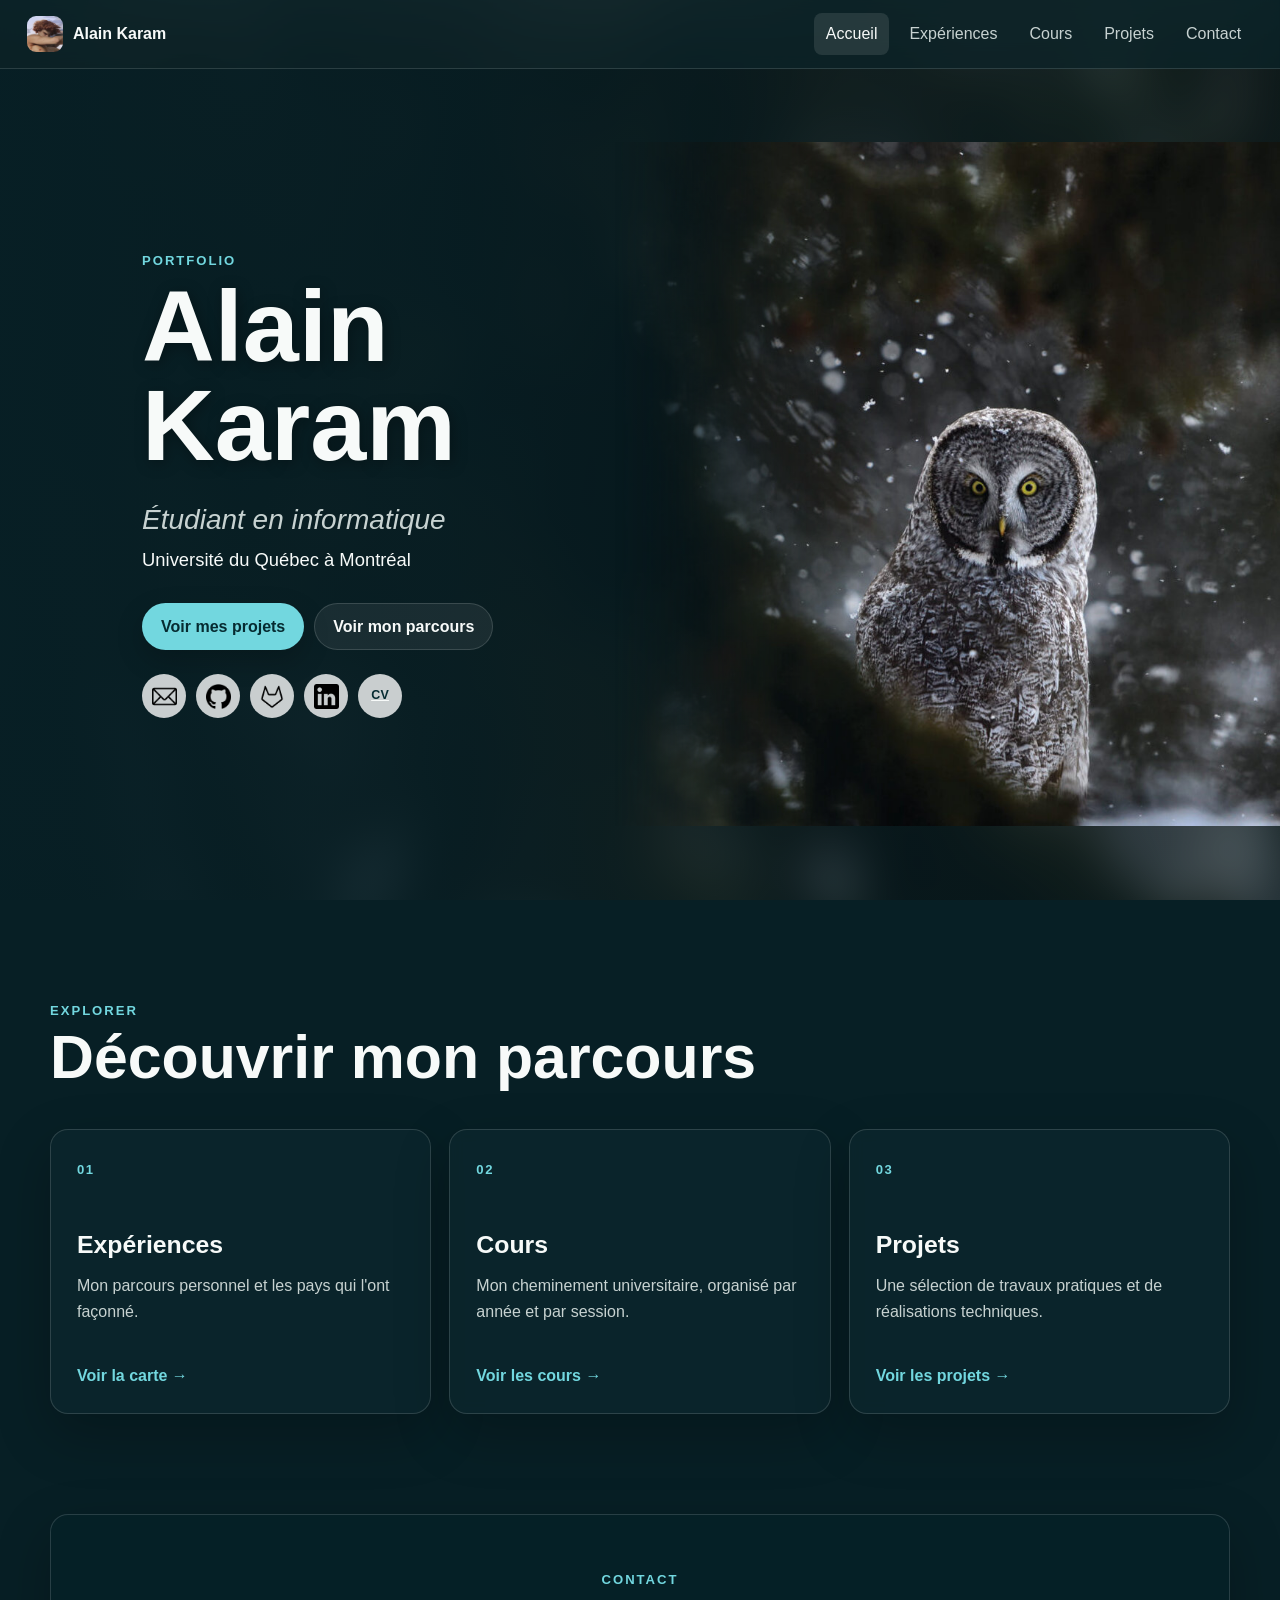
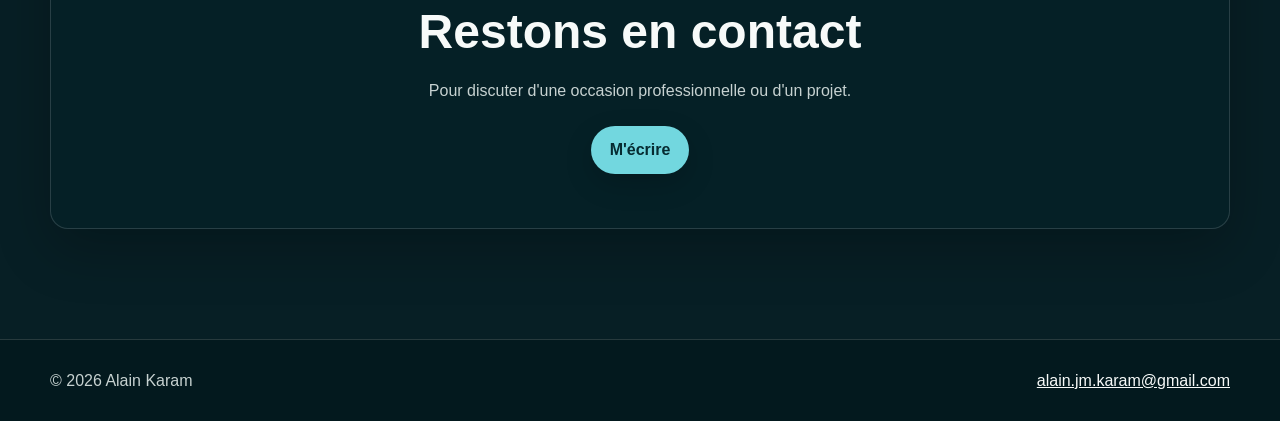
<file: index.html>
<!DOCTYPE html>
<html lang="fr">
<head>
    <meta charset="UTF-8">
    <meta name="viewport" content="width=device-width, initial-scale=1.0">
    <meta name="description" content="Portfolio d'Alain Karam, étudiant en informatique à l'Université du Québec à Montréal.">
    <title>Alain Karam | Portfolio</title>
    <link rel="stylesheet" href="css/base.css">
    <link rel="stylesheet" href="css/home.css?v=20260821-2">
    <script src="js/main.js?v=20260821-2" defer></script>
</head>
<body data-page="home" data-root=".">
    <a class="skip-link" href="#main-content">Aller au contenu</a>
    <header id="site-header"></header>

    <main id="main-content">
        <section class="hero" aria-labelledby="hero-title">
            <div class="hero-content page-container">
                <div class="profile-info">
                    <p class="eyebrow">Portfolio</p>
                    <h1 id="hero-title">Alain Karam</h1>
                    <p class="student-title">Étudiant en informatique</p>
                    <p class="university">Université du Québec à Montréal</p>

                    <div class="hero-actions">
                        <a class="button button-primary" href="pages/projets.html">Voir mes projets</a>
                        <a class="button button-secondary" href="pages/cours.html">Voir mon parcours</a>
                    </div>

                    <div class="social-icons" aria-label="Liens professionnels">
                        <a href="mailto:alain.jm.karam@gmail.com" aria-label="Envoyer un courriel à Alain">
                            <img src="images/icons/email.png" alt="">
                        </a>
                        <a href="https://github.com/Alain-Karam" target="_blank" rel="noopener noreferrer" aria-label="Profil GitHub d'Alain">
                            <img src="images/icons/github.png" alt="">
                        </a>
                        <a href="https://gitlab.info.uqam.ca/karam.alain" target="_blank" rel="noopener noreferrer" aria-label="Profil GitLab d'Alain">
                            <img src="images/icons/gitlab.png" alt="">
                        </a>
                        <a href="https://www.linkedin.com/in/Karam-Alain" target="_blank" rel="noopener noreferrer" aria-label="Profil LinkedIn d'Alain">
                            <img src="images/icons/linkedin.png" alt="">
                        </a>
                        <a href="alainCV.pdf" download="Alain-Karam-CV.pdf" aria-label="Télécharger le CV d'Alain Karam en PDF">
                            <span class="cv-icon" aria-hidden="true">CV</span>
                        </a>
                    </div>
                </div>

                <div class="photo-container" aria-hidden="true">
                    <img src="images/greatGreyOwl.jpg" alt="" class="profile-photo">
                </div>
            </div>
        </section>

        <section class="home-navigation page-container" aria-labelledby="explore-title">
            <div class="section-heading">
                <p class="eyebrow">Explorer</p>
                <h2 id="explore-title">Découvrir mon parcours</h2>
            </div>

            <div class="navigation-cards">
                <a class="navigation-card" href="pages/experiences.html">
                    <span class="navigation-card-number">01</span>
                    <h3>Expériences</h3>
                    <p>Mon parcours personnel et les pays qui l'ont façonné.</p>
                    <span class="card-link">Voir la carte <span aria-hidden="true">→</span></span>
                </a>

                <a class="navigation-card" href="pages/cours.html">
                    <span class="navigation-card-number">02</span>
                    <h3>Cours</h3>
                    <p>Mon cheminement universitaire, organisé par année et par session.</p>
                    <span class="card-link">Voir les cours <span aria-hidden="true">→</span></span>
                </a>

                <a class="navigation-card" href="pages/projets.html">
                    <span class="navigation-card-number">03</span>
                    <h3>Projets</h3>
                    <p>Une sélection de travaux pratiques et de réalisations techniques.</p>
                    <span class="card-link">Voir les projets <span aria-hidden="true">→</span></span>
                </a>
            </div>
        </section>

        <section id="contact" class="contact-section page-container" aria-labelledby="contact-title">
            <p class="eyebrow">Contact</p>
            <h2 id="contact-title">Restons en contact</h2>
            <p>Pour discuter d'une occasion professionnelle ou d'un projet.</p>
            <a class="button button-primary" href="mailto:alain.jm.karam@gmail.com">M'écrire</a>
        </section>
    </main>

    <footer id="site-footer"></footer>
</body>
</html>
</file>
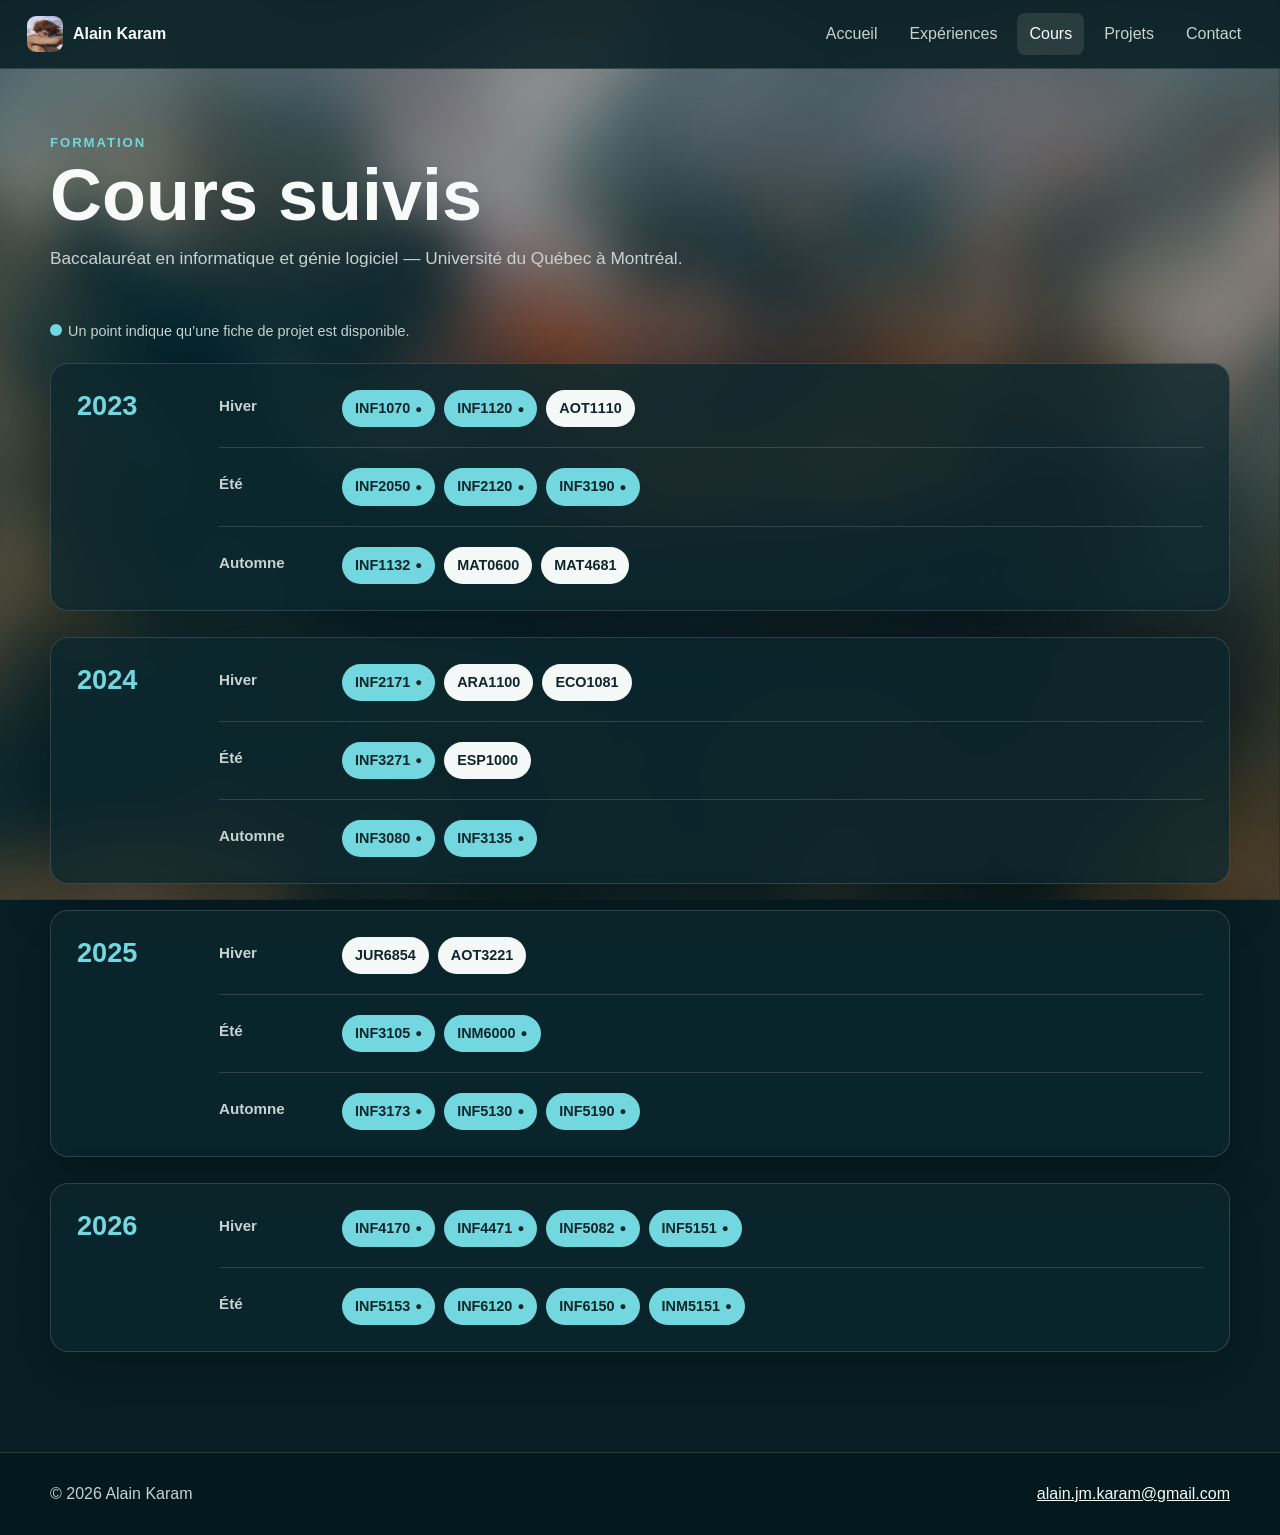
<file: pages/cours.html>
<!DOCTYPE html>
<html lang="fr">
<head>
    <meta charset="UTF-8">
    <meta name="viewport" content="width=device-width, initial-scale=1.0">
    <meta name="description" content="Le cheminement universitaire en informatique d'Alain Karam à l'UQAM.">
    <title>Cours | Alain Karam</title>
    <link rel="stylesheet" href="../css/base.css">
    <link rel="stylesheet" href="../css/courses.css">
    <script src="../js/main.js?v=20260821-2" defer></script>
    <script src="../js/courses.js" defer></script>
</head>
<body data-page="courses" data-root="..">
    <a class="skip-link" href="#main-content">Aller au contenu</a>
    <header id="site-header"></header>

    <main id="main-content" class="page-container content-page">
        <header class="page-heading">
            <p class="eyebrow">Formation</p>
            <h1>Cours suivis</h1>
            <p>Baccalauréat en informatique et génie logiciel — Université du Québec à Montréal.</p>
        </header>

        <section aria-labelledby="curriculum-title">
            <h2 id="curriculum-title" class="visually-hidden">Cheminement par session</h2>
            <div id="courses-list" class="curriculum-list" aria-live="polite"></div>
            <noscript>
                <p class="empty-state">JavaScript doit être activé pour afficher la liste des cours.</p>
            </noscript>
        </section>
    </main>

    <footer id="site-footer"></footer>
</body>
</html>
</file>
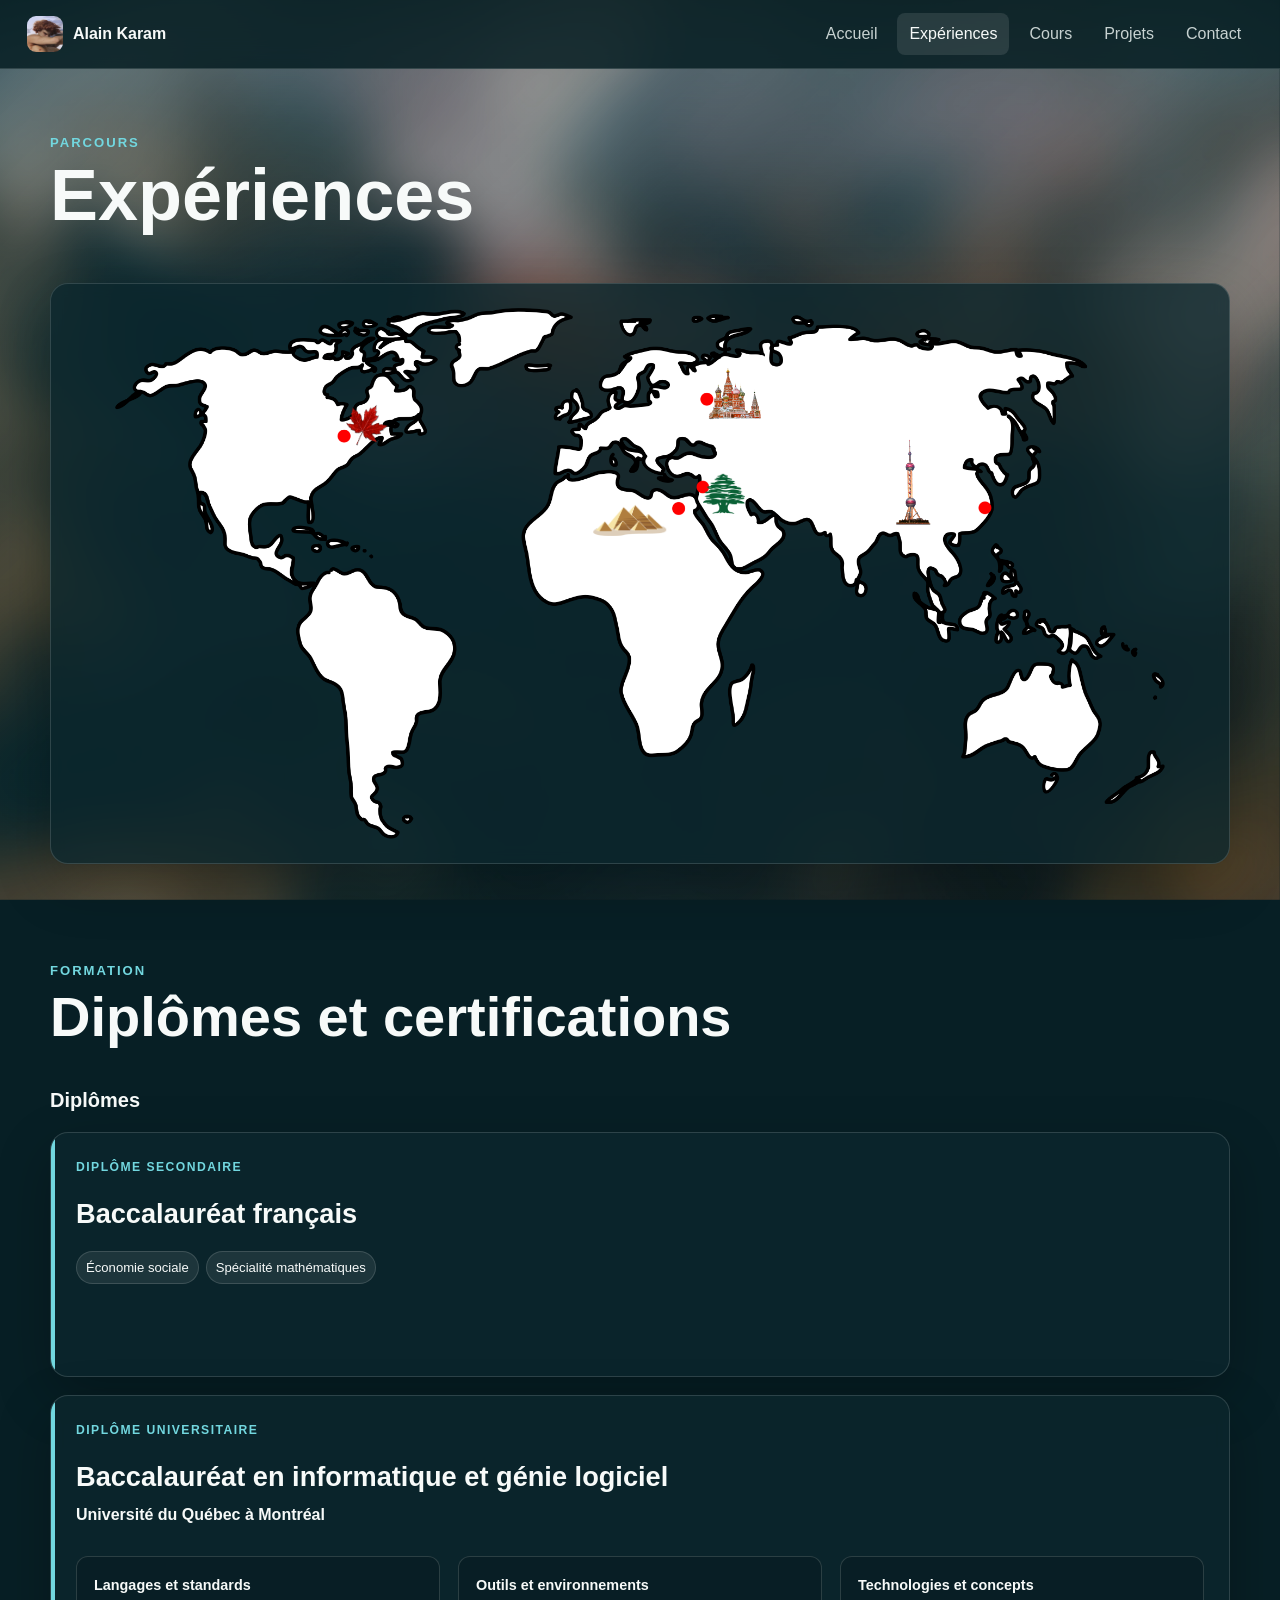
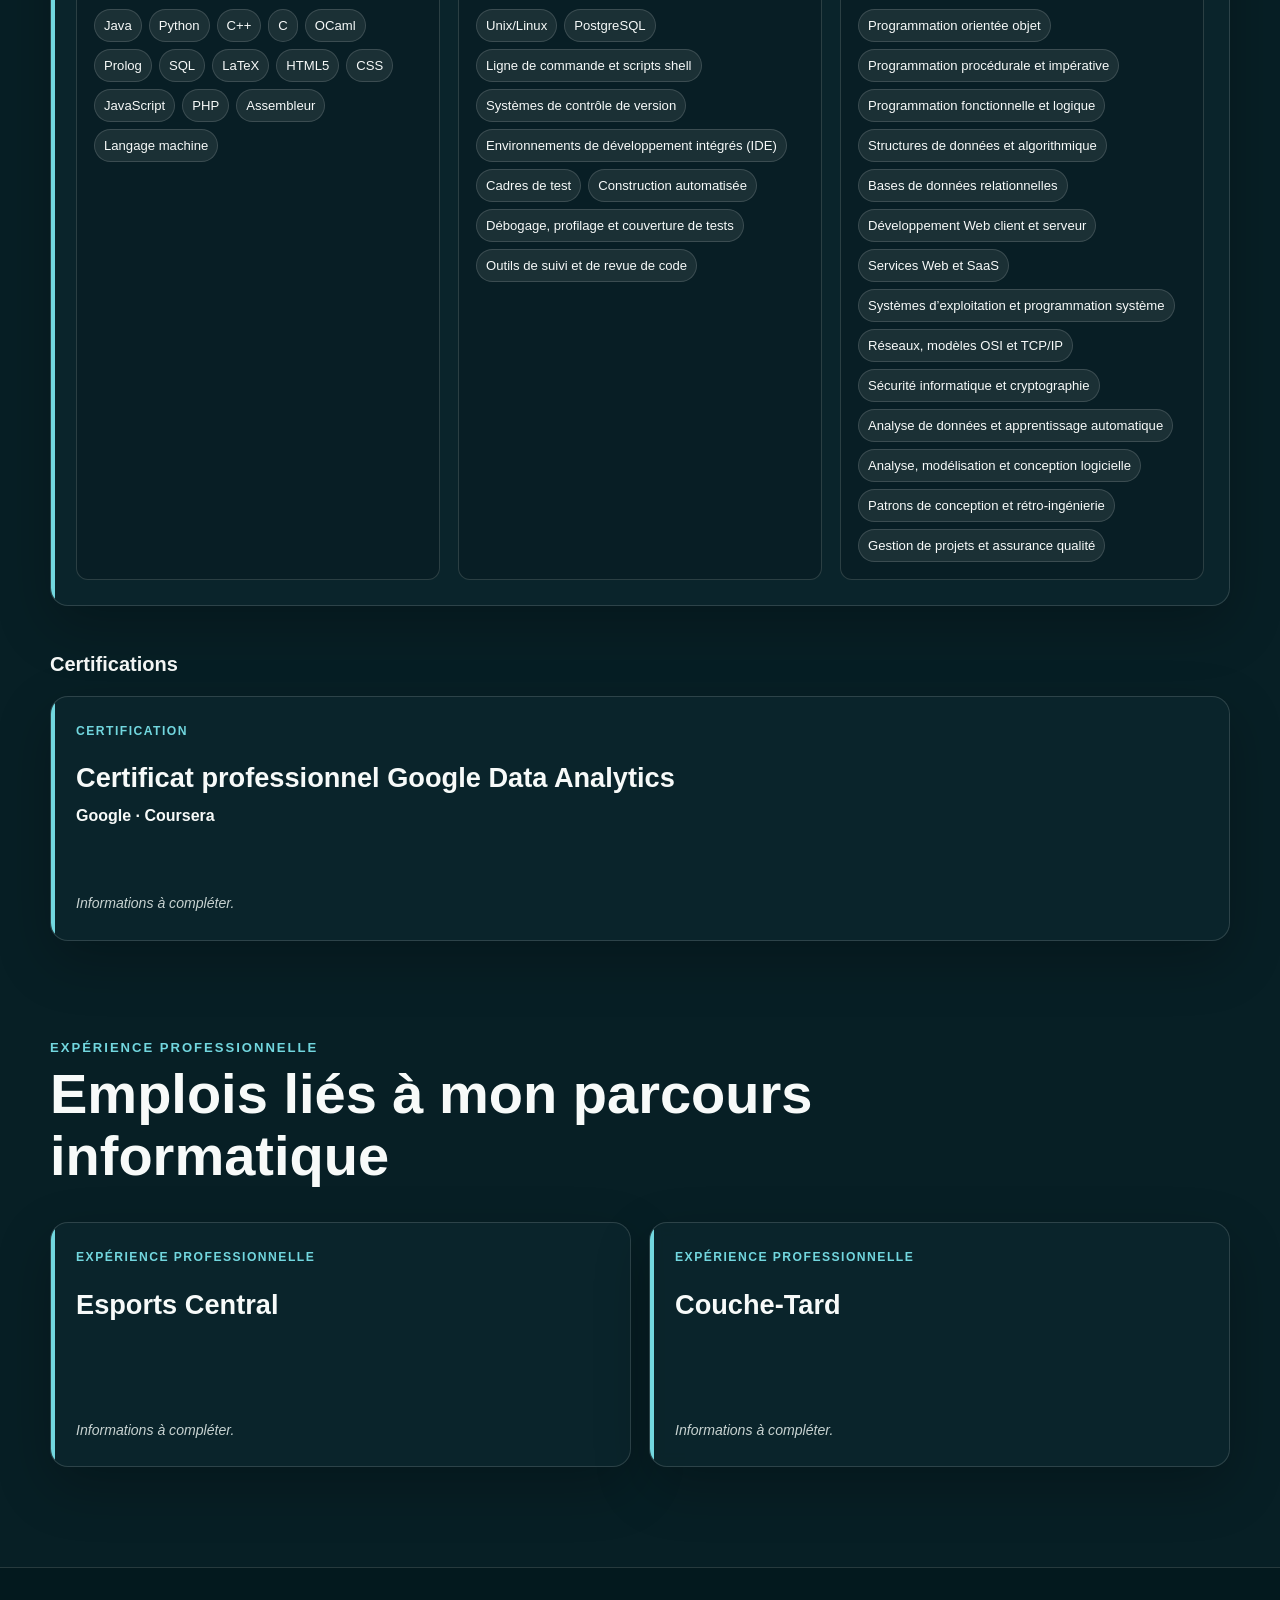
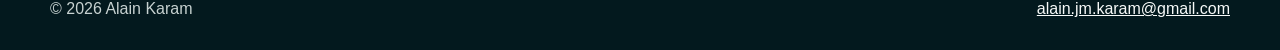
<file: pages/experiences.html>
<!DOCTYPE html>
<html lang="fr">
<head>
    <meta charset="UTF-8">
    <meta name="viewport" content="width=device-width, initial-scale=1.0">
    <meta name="description" content="Le parcours personnel et international d'Alain Karam.">
    <title>Expériences | Alain Karam</title>
    <link rel="stylesheet" href="../css/base.css">
    <link rel="stylesheet" href="../css/experiences.css">
    <script src="../js/main.js?v=20260821-2" defer></script>
    <script src="../js/experiences.js" defer></script>
</head>
<body data-page="experiences" data-root="..">
    <a class="skip-link" href="#main-content">Aller au contenu</a>
    <header id="site-header"></header>

    <main id="main-content" class="page-container content-page">
        <header class="page-heading">
            <p class="eyebrow">Parcours</p>
            <h1>Expériences</h1>
        </header>

        <section class="map-card" aria-label="Carte de mon parcours international">
            <div id="experience-map" class="world-map-container">
                <img src="../images/worldMapDotted.png" alt="Carte du monde" class="world-map">
            </div>
            <noscript>
                <p class="empty-state">JavaScript doit être activé pour afficher les repères de la carte.</p>
            </noscript>
        </section>

        <section class="experience-section" aria-labelledby="education-title">
            <header class="experience-section-heading">
                <p class="eyebrow">Formation</p>
                <h2 id="education-title">Diplômes et certifications</h2>
            </header>

            <div class="experience-group" aria-labelledby="degrees-title">
                <h3 id="degrees-title">Diplômes</h3>
                <div id="education-list" class="profile-card-grid"></div>
            </div>

            <div class="experience-group" aria-labelledby="certifications-title">
                <h3 id="certifications-title">Certifications</h3>
                <div id="certifications-list" class="profile-card-grid"></div>
            </div>
        </section>

        <section class="experience-section" aria-labelledby="jobs-title">
            <header class="experience-section-heading">
                <p class="eyebrow">Expérience professionnelle</p>
                <h2 id="jobs-title">Emplois liés à mon parcours informatique</h2>
            </header>

            <div id="jobs-list" class="profile-card-grid"></div>
        </section>
    </main>

    <footer id="site-footer"></footer>
</body>
</html>
</file>
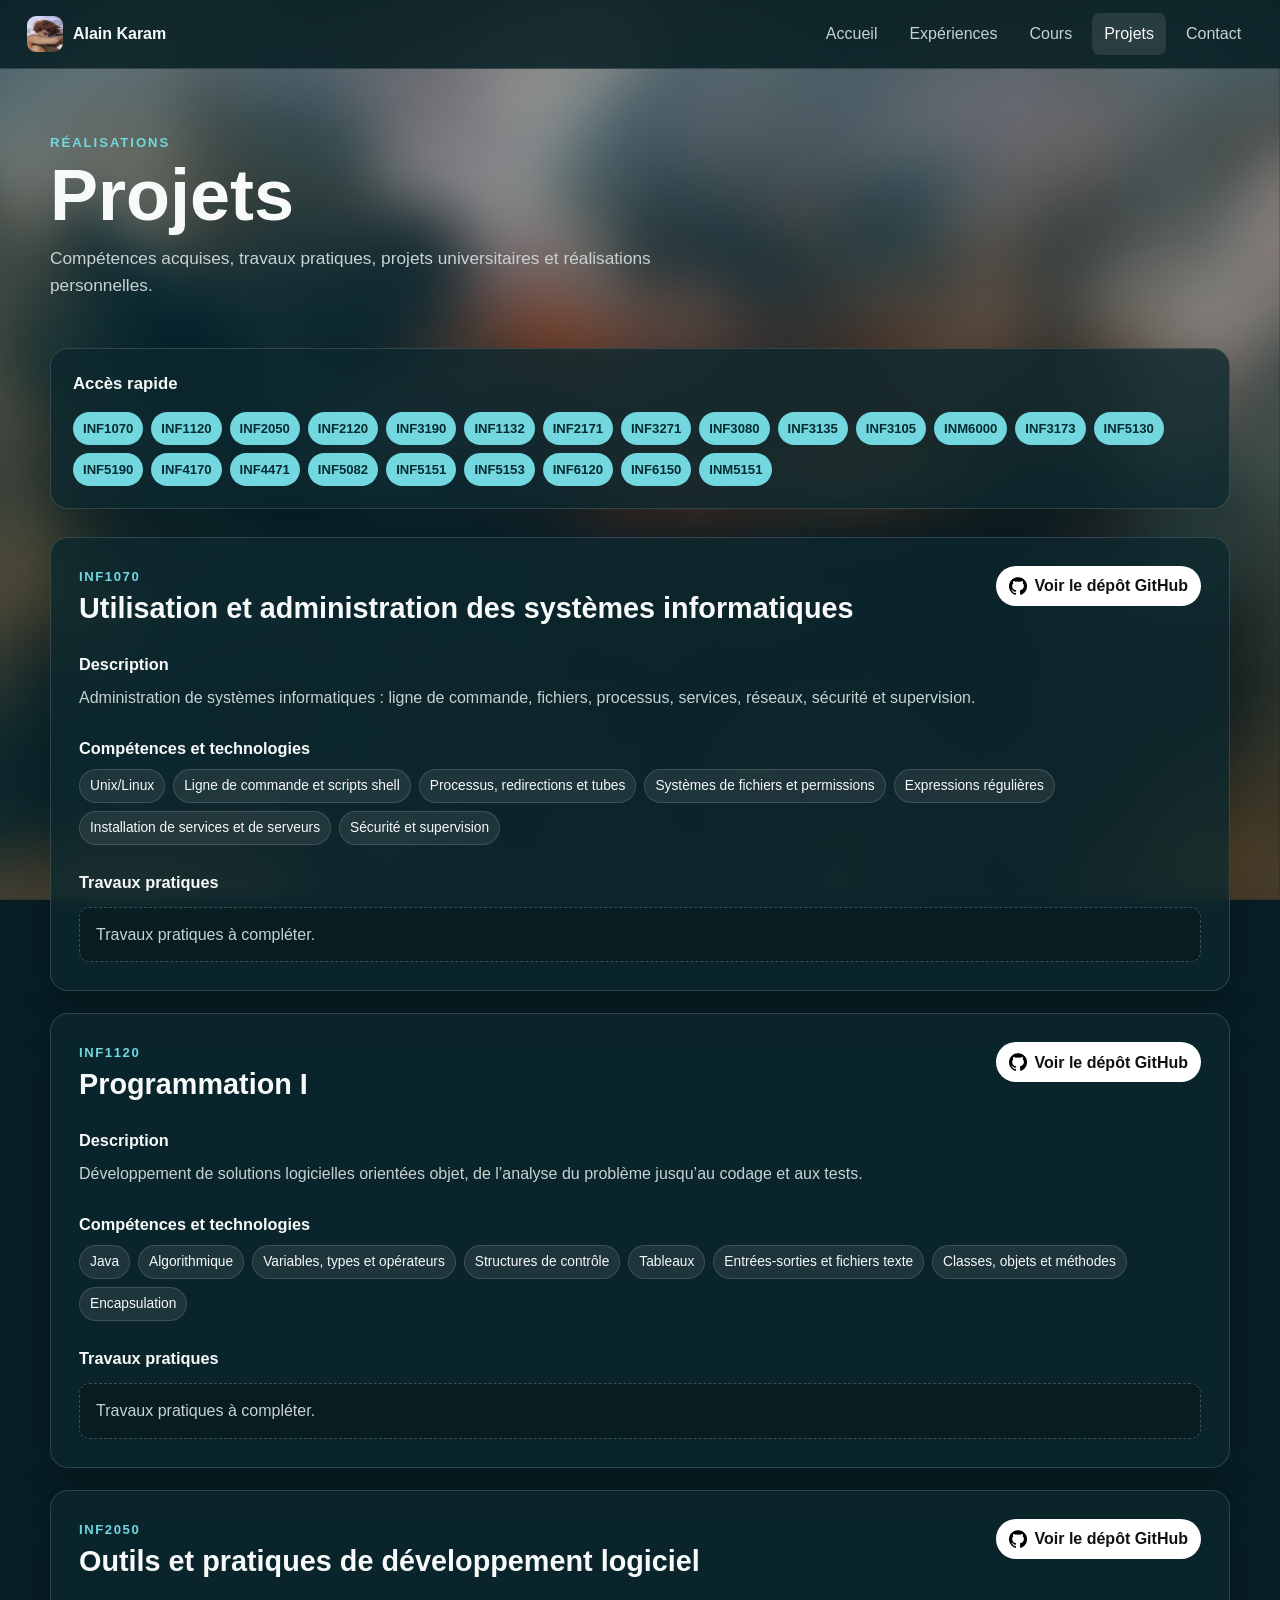
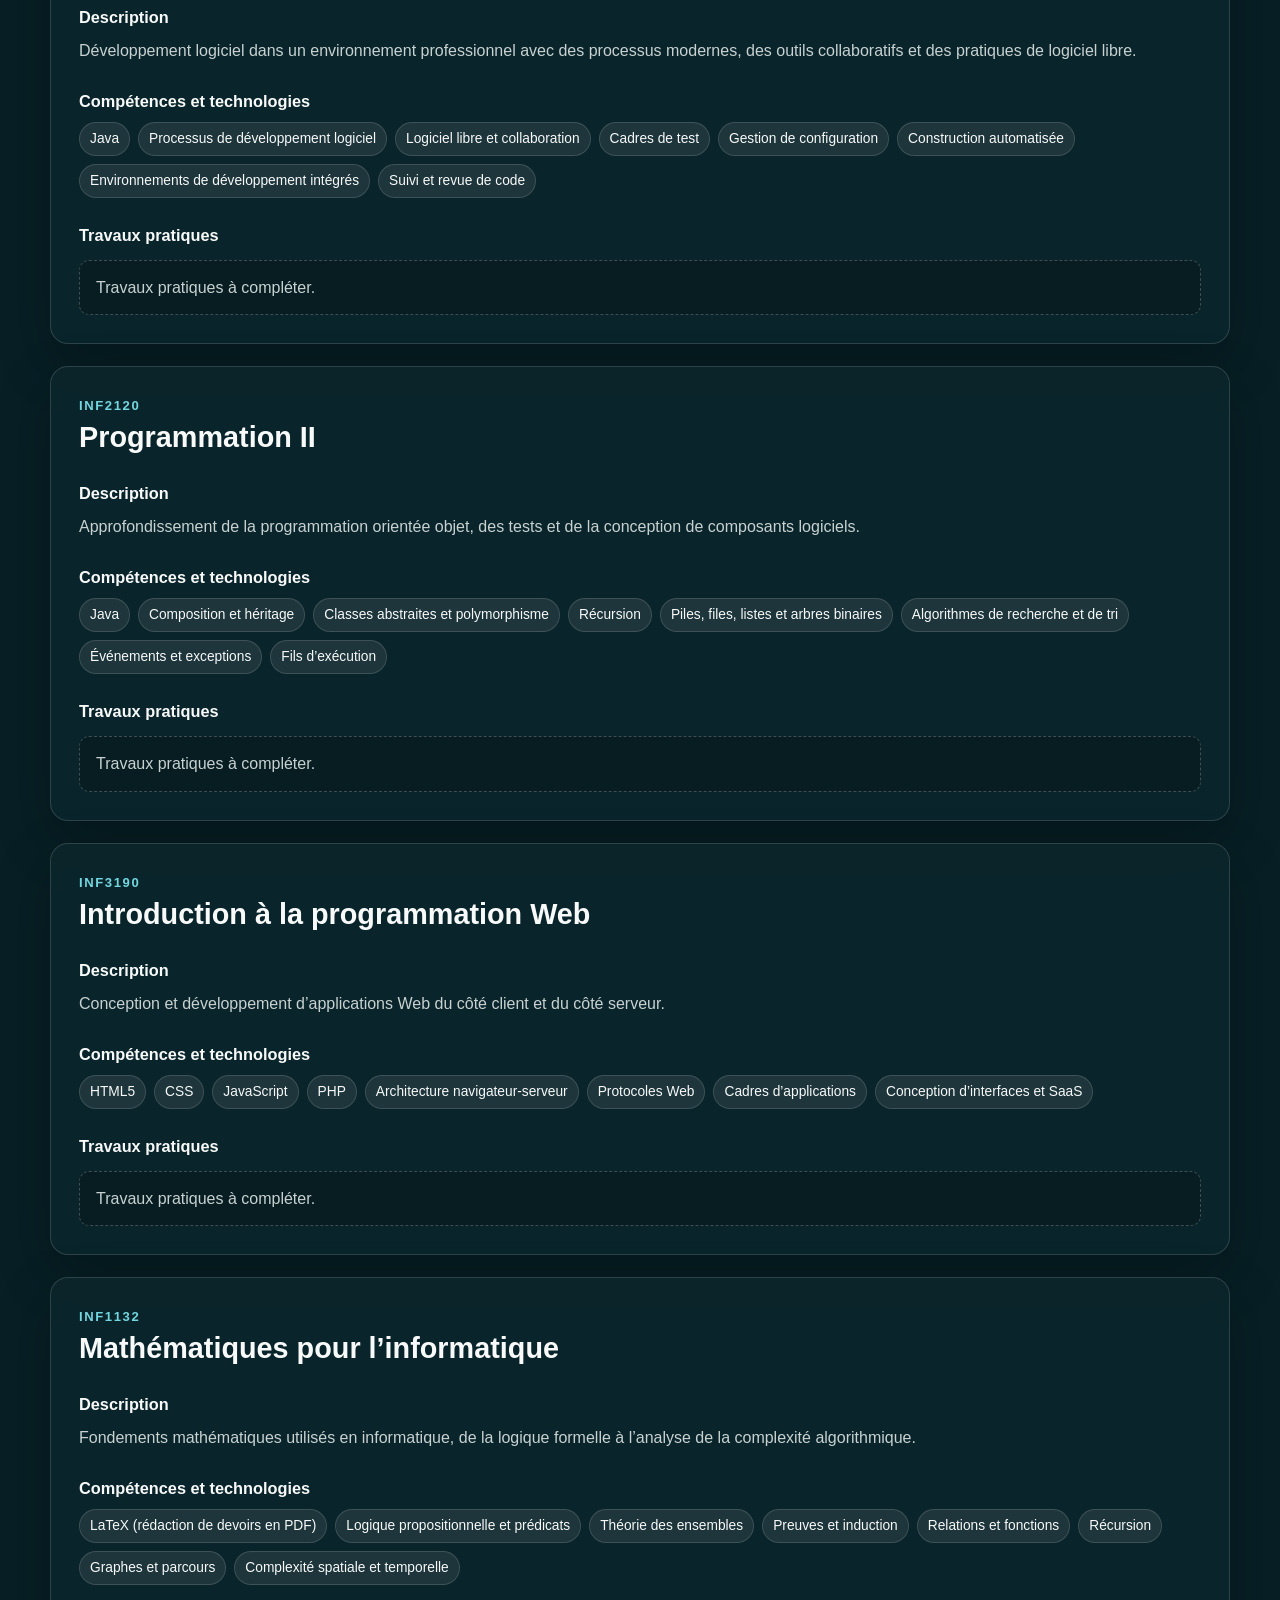
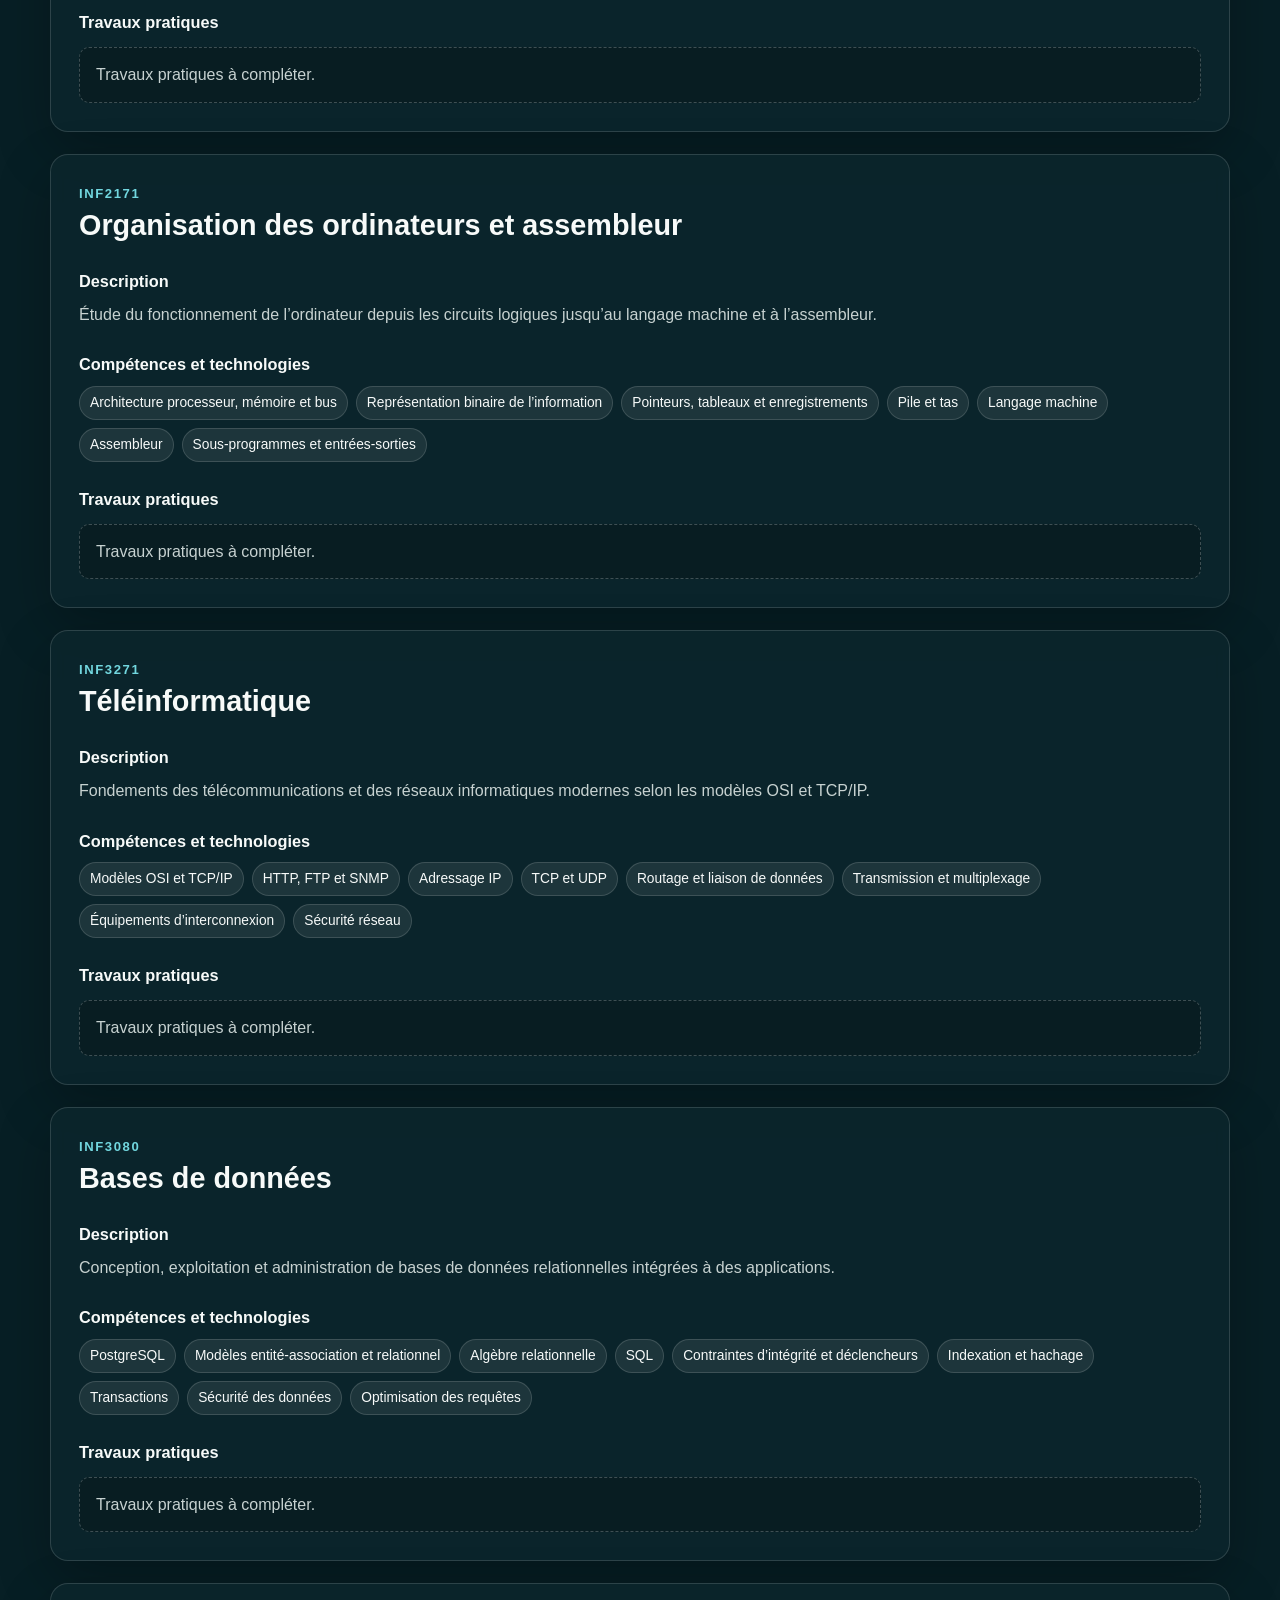
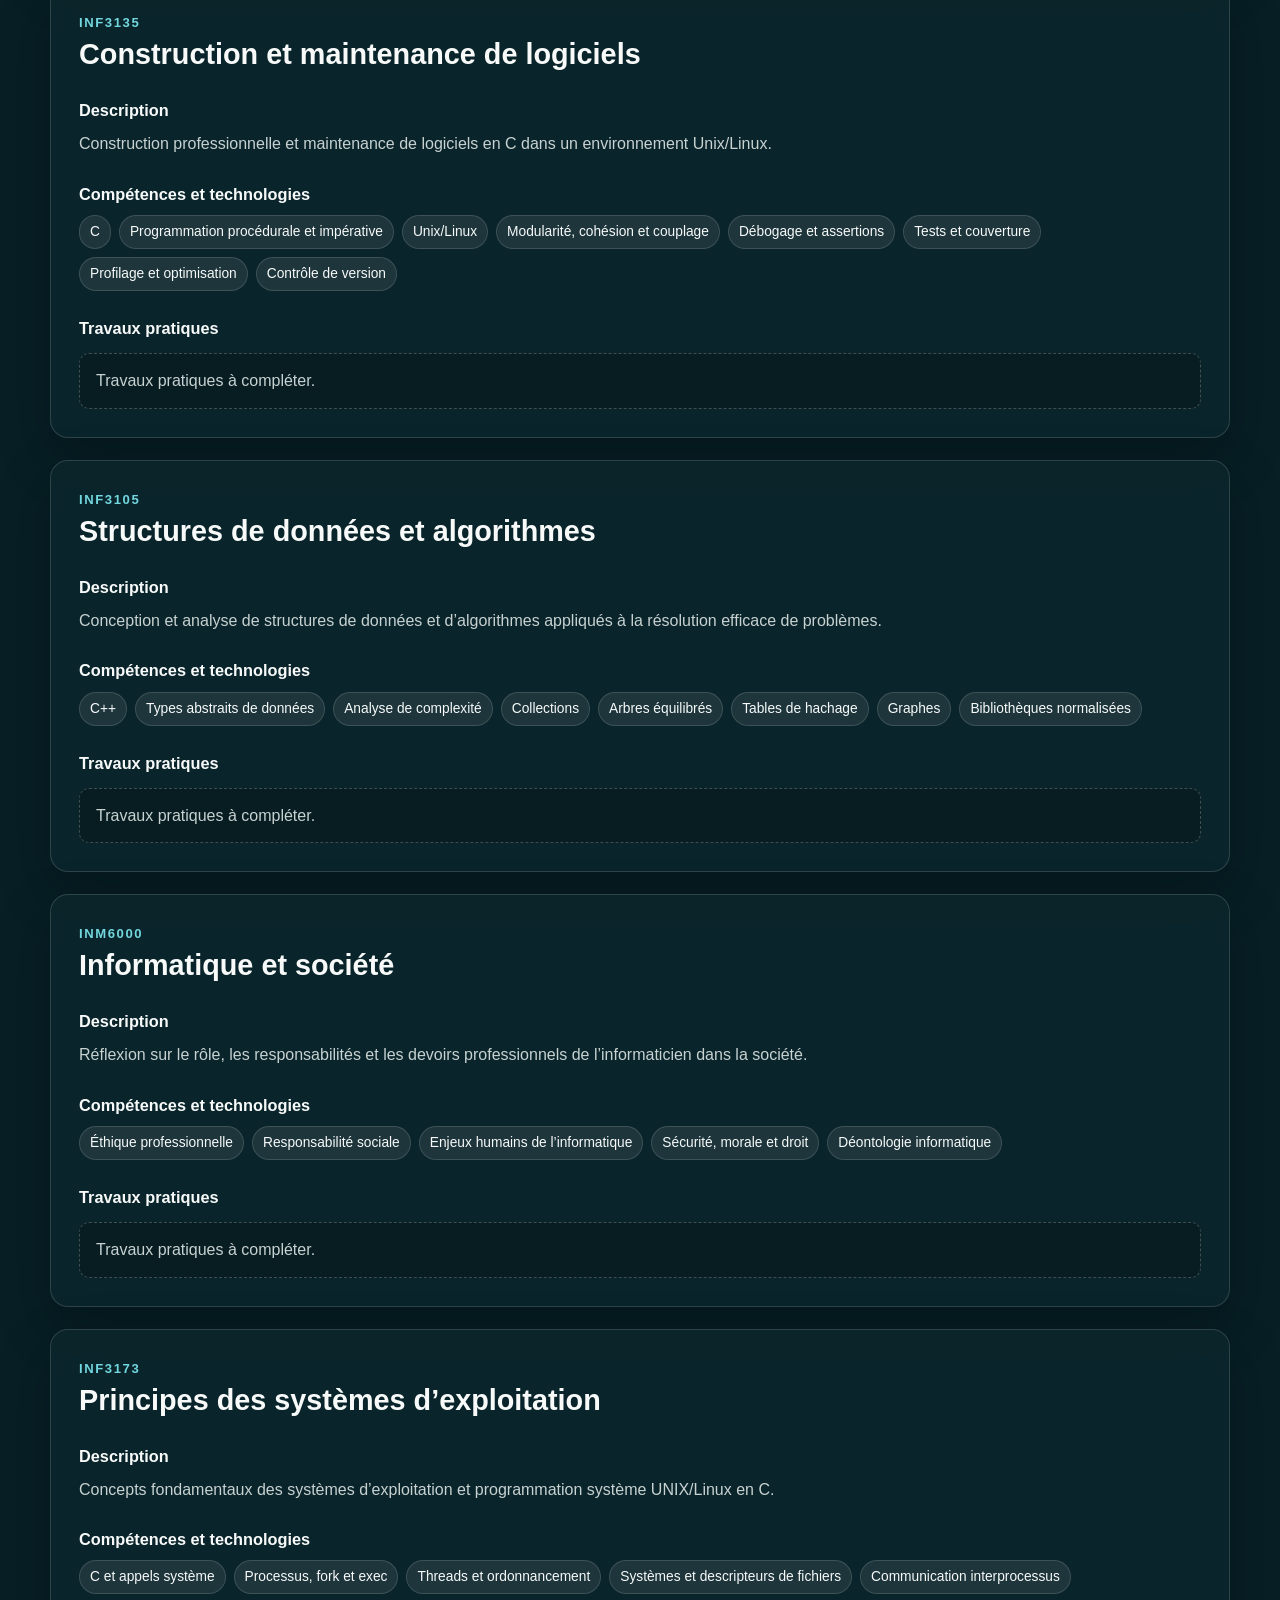
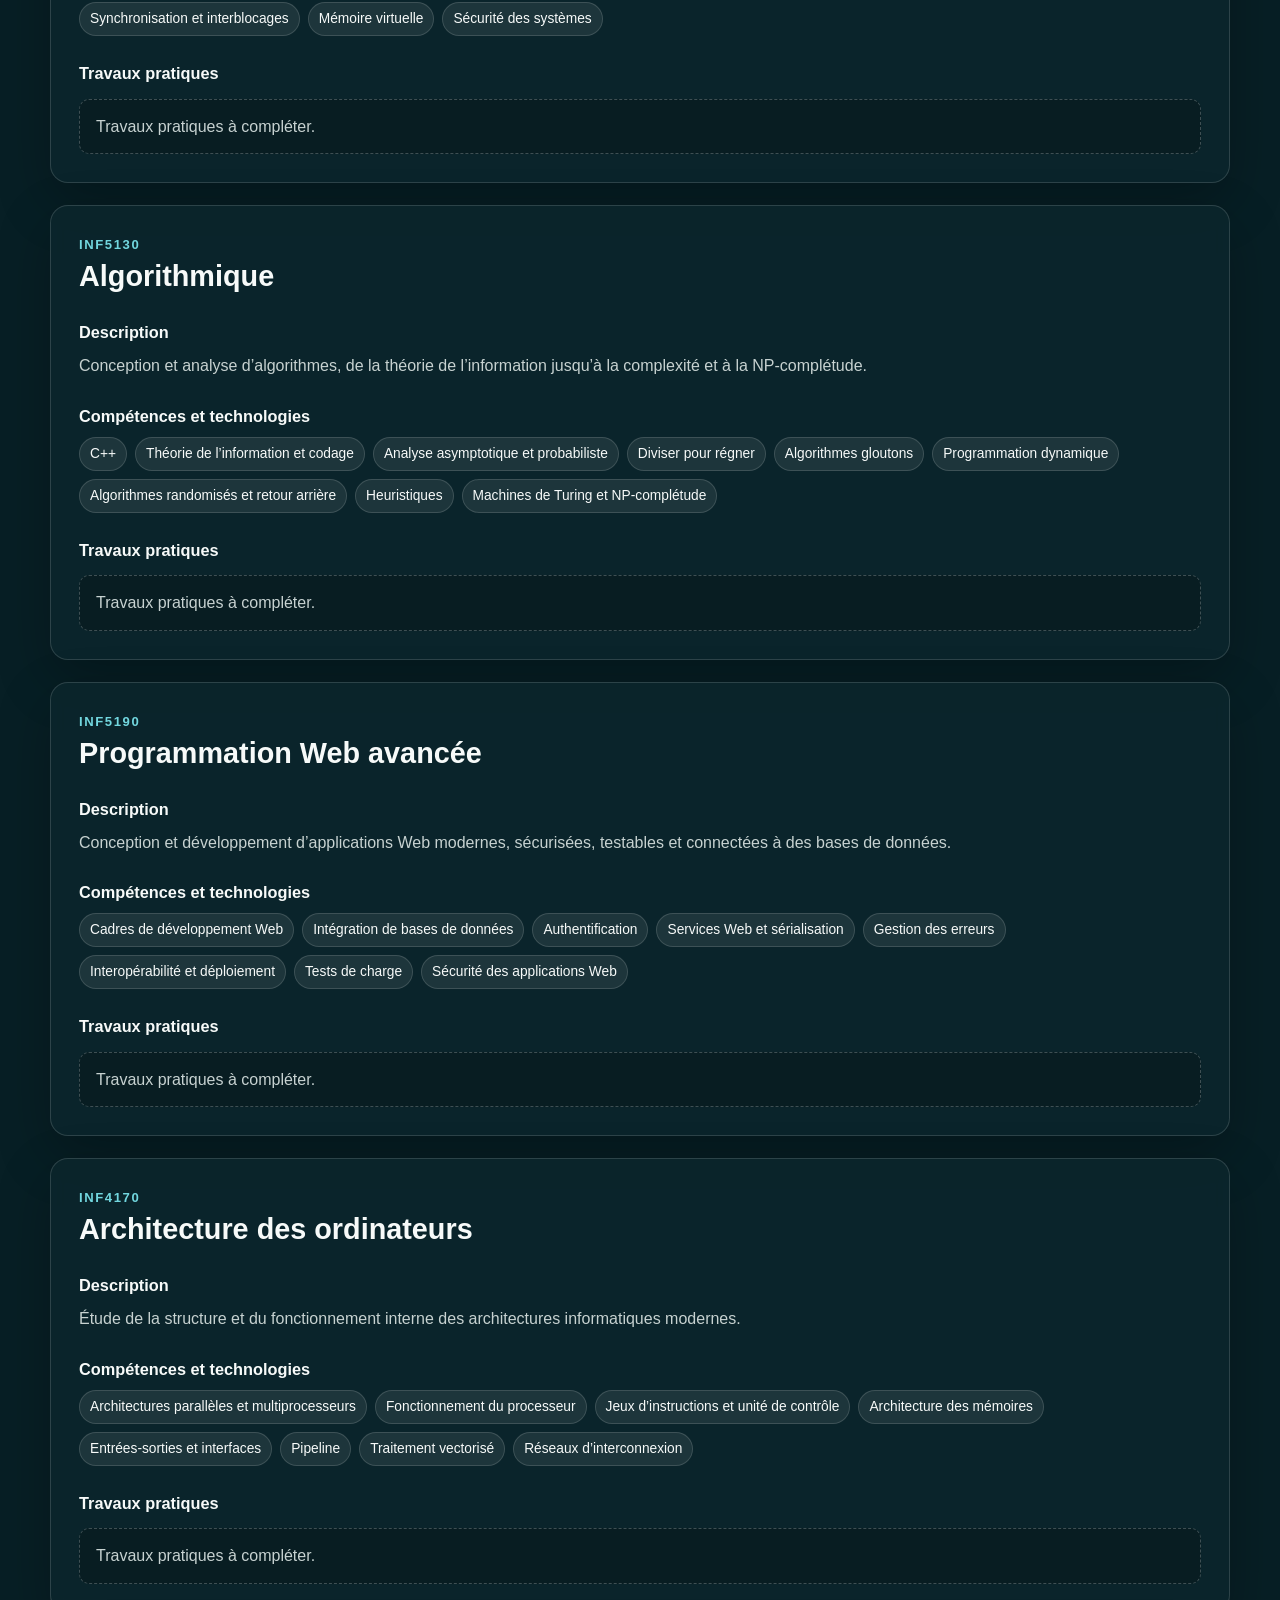
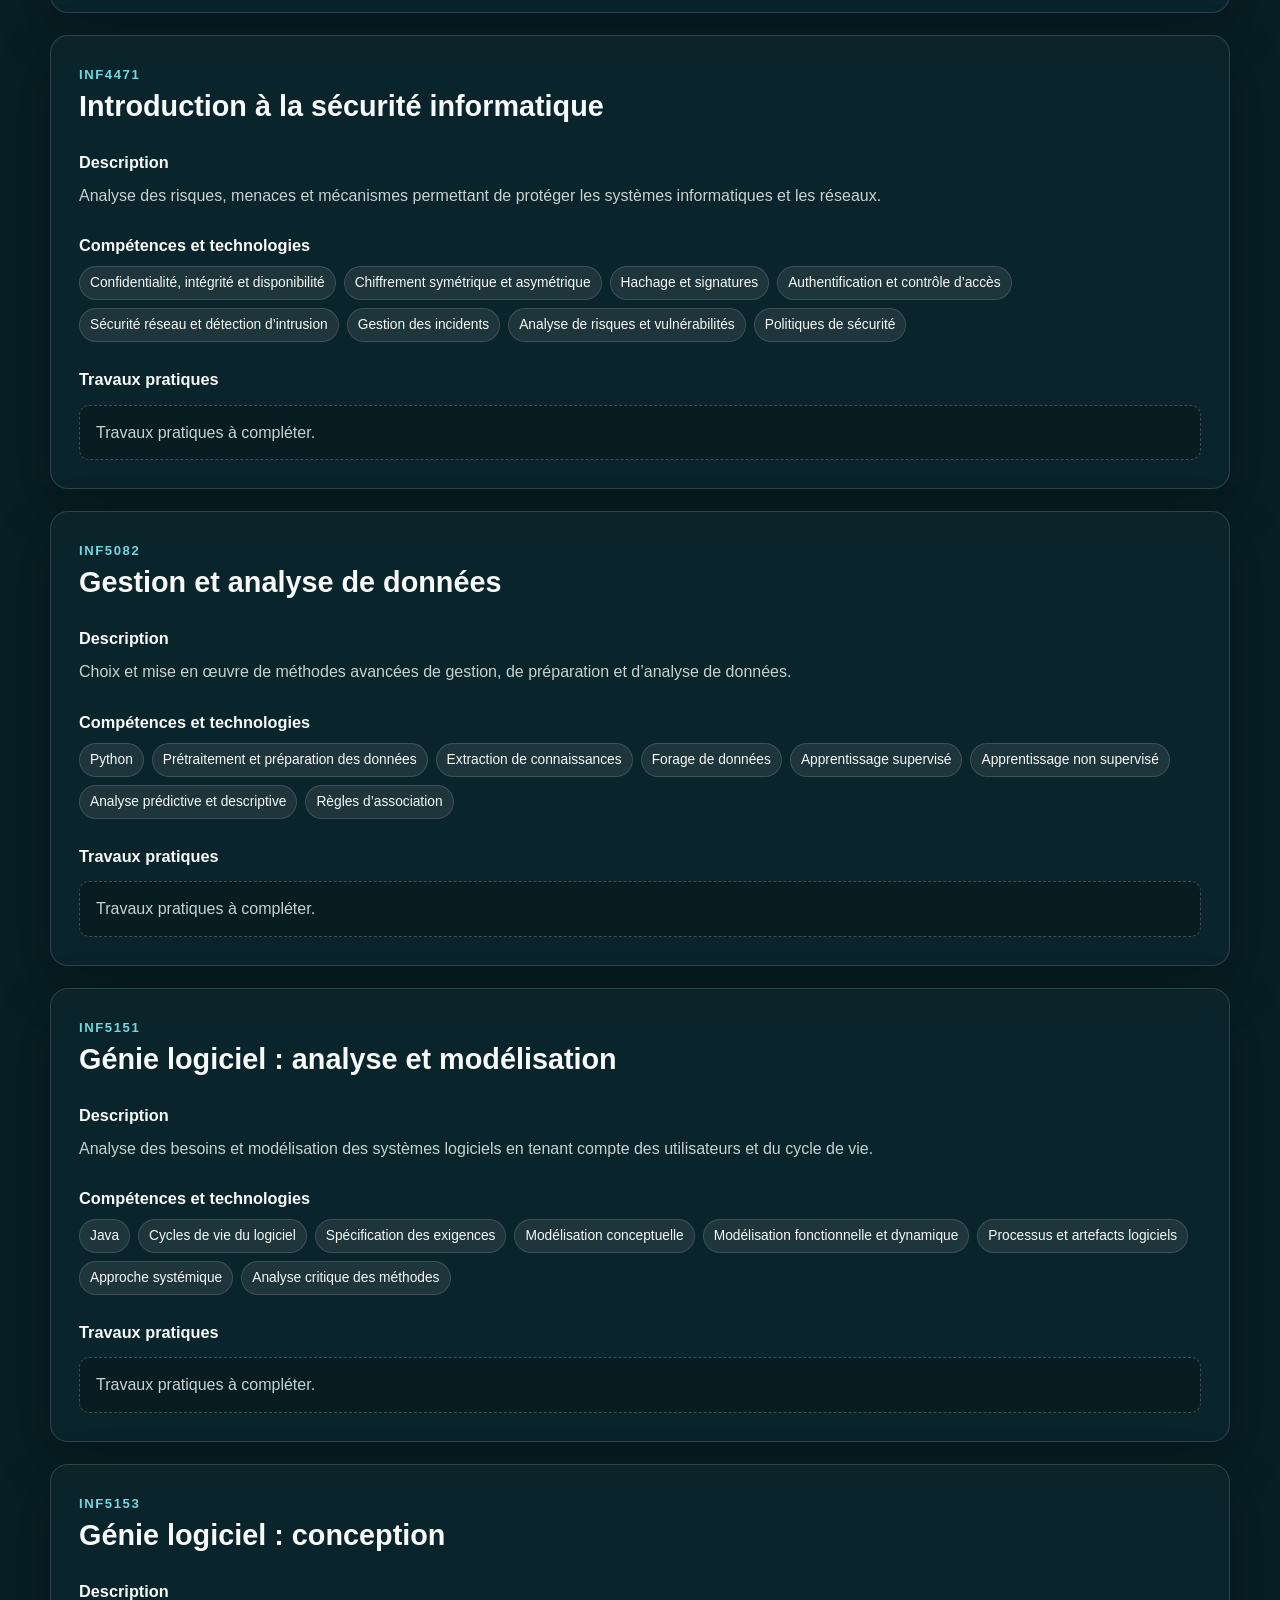
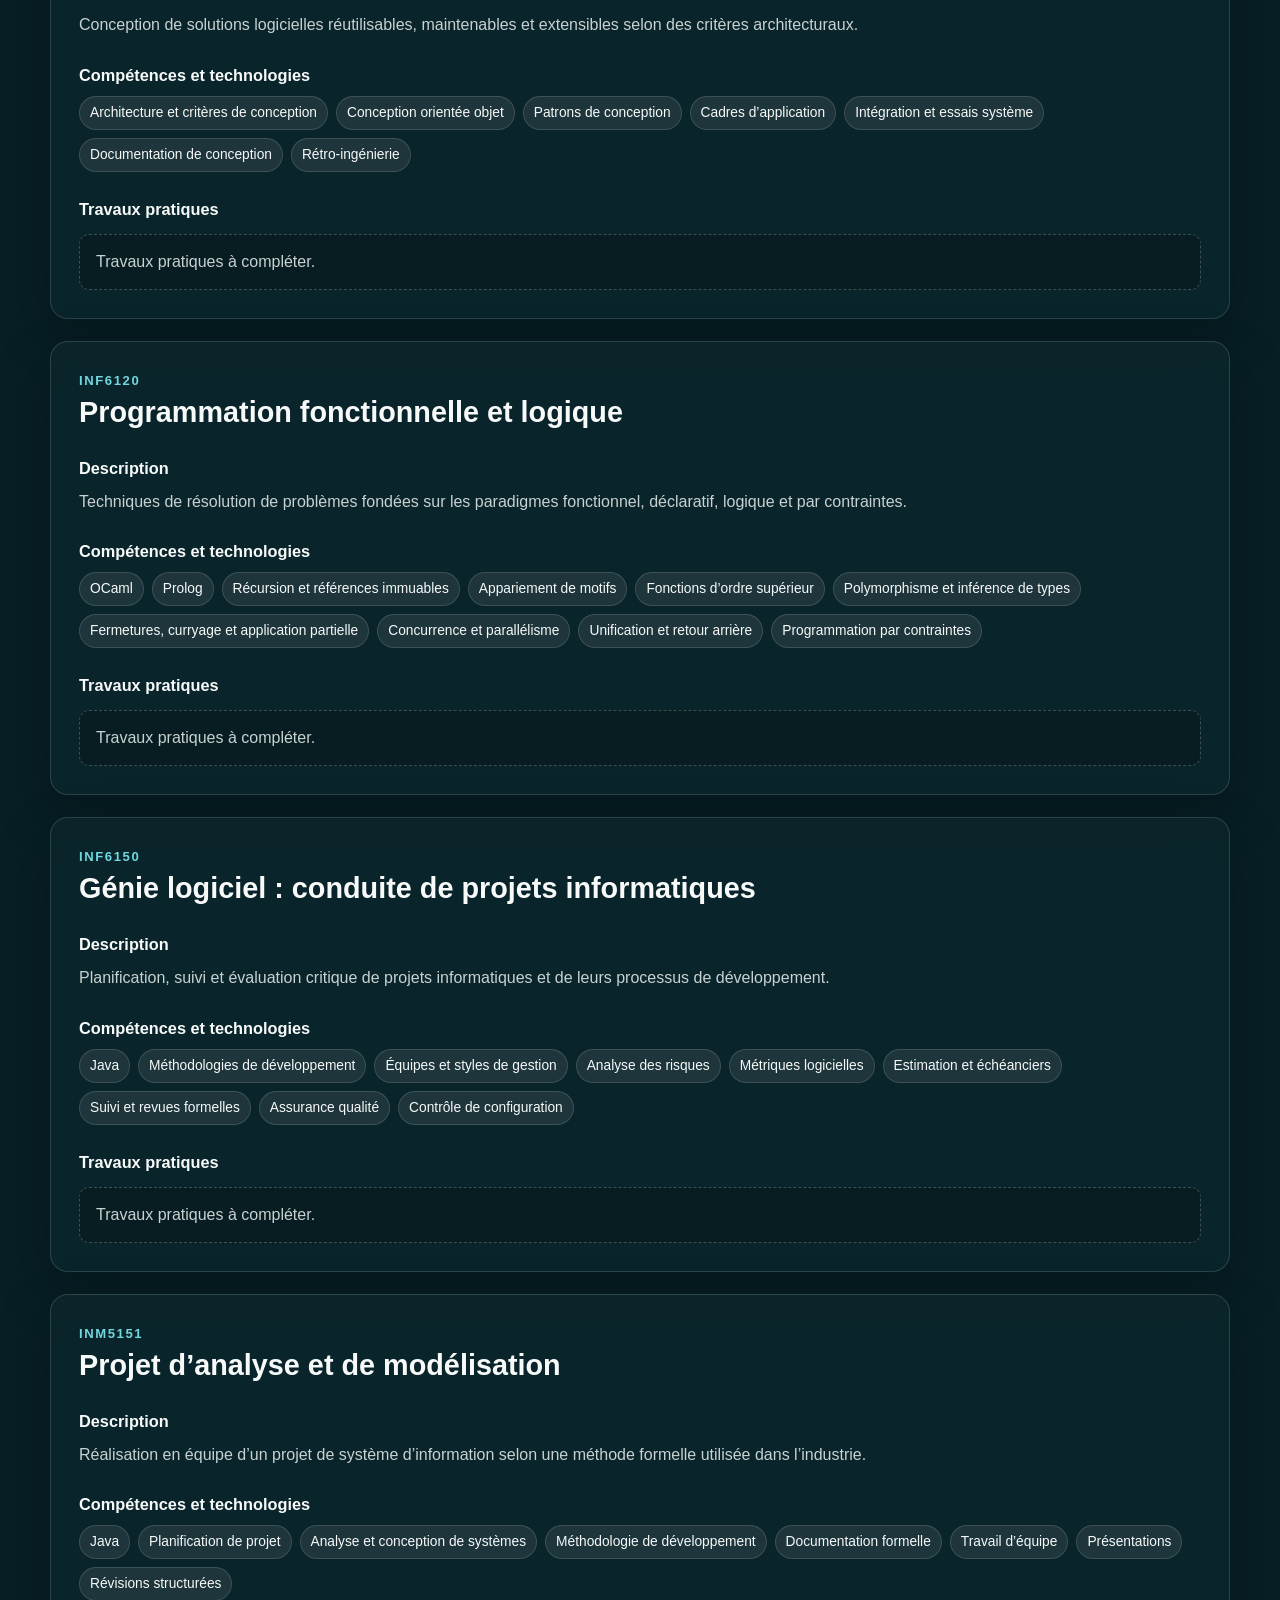
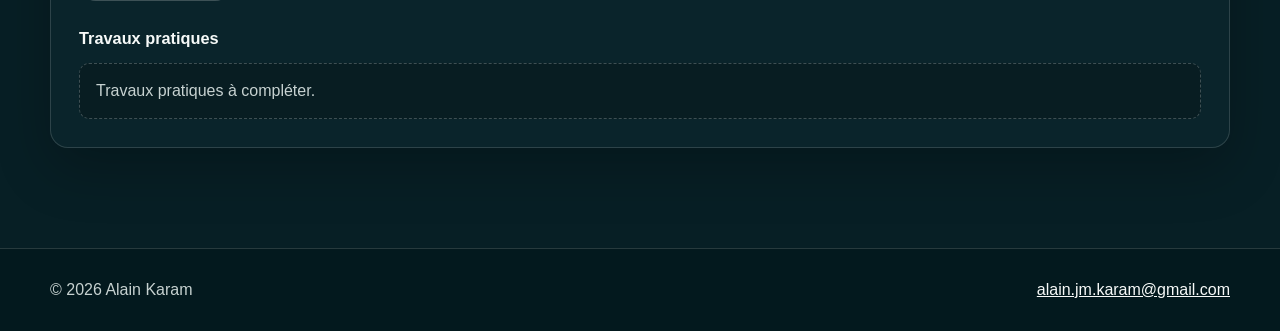
<file: pages/projets.html>
<!DOCTYPE html>
<html lang="fr">
<head>
    <meta charset="UTF-8">
    <meta name="viewport" content="width=device-width, initial-scale=1.0">
    <meta name="description" content="Projets universitaires et réalisations techniques d'Alain Karam.">
    <title>Projets | Alain Karam</title>
    <link rel="stylesheet" href="../css/base.css">
    <link rel="stylesheet" href="../css/projects.css">
    <script src="../js/main.js?v=20260821-2" defer></script>
    <script src="../js/projects.js" defer></script>
</head>
<body data-page="projects" data-root="..">
    <a class="skip-link" href="#main-content">Aller au contenu</a>
    <header id="site-header"></header>

    <main id="main-content" class="page-container content-page">
        <header class="page-heading">
            <p class="eyebrow">Réalisations</p>
            <h1>Projets</h1>
            <p>Compétences acquises, travaux pratiques, projets universitaires et réalisations personnelles.</p>
        </header>

        <nav class="project-index" aria-labelledby="project-index-title">
            <h2 id="project-index-title">Accès rapide</h2>
            <div id="project-index-links" class="project-index-links"></div>
        </nav>

        <section aria-labelledby="projects-title">
            <h2 id="projects-title" class="visually-hidden">Liste des projets</h2>
            <div id="projects-list" class="projects-list" aria-live="polite"></div>
            <noscript>
                <p class="empty-state">JavaScript doit être activé pour afficher les projets.</p>
            </noscript>
        </section>
    </main>

    <footer id="site-footer"></footer>
</body>
</html>
</file>
<file: css/base.css>
:root {
    --color-bg: #071f25;
    --color-surface: rgba(12, 39, 45, 0.78);
    --color-surface-strong: rgba(7, 29, 34, 0.94);
    --color-border: rgba(255, 255, 255, 0.14);
    --color-text: #f7faf9;
    --color-muted: #c7d2d1;
    --color-accent: #72d7df;
    --color-accent-dark: #062b31;
    --shadow: 0 20px 55px rgba(0, 0, 0, 0.24);
    --radius: 18px;
    --header-height: 68px;
    --container: 1180px;
}

*,
*::before,
*::after {
    box-sizing: border-box;
}

html {
    scroll-behavior: smooth;
}

body {
    min-height: 100vh;
    margin: 0;
    overflow-x: hidden;
    color: var(--color-text);
    background: var(--color-bg);
    font-family: Arial, Helvetica, sans-serif;
    line-height: 1.6;
}

body::before {
    position: fixed;
    inset: 0;
    z-index: -2;
    background: url('../images/background/backgroundBlurred.png') center / cover no-repeat;
    content: '';
}

body::after {
    position: fixed;
    inset: 0;
    z-index: -1;
    background: linear-gradient(135deg, rgba(3, 27, 33, 0.48), rgba(14, 26, 29, 0.22));
    content: '';
    pointer-events: none;
}

img {
    max-width: 100%;
}

a {
    color: inherit;
}

button,
a {
    -webkit-tap-highlight-color: transparent;
}

:focus-visible {
    outline: 3px solid var(--color-accent);
    outline-offset: 4px;
}

.skip-link {
    position: fixed;
    top: 10px;
    left: 10px;
    z-index: 2000;
    padding: 8px 12px;
    color: #111;
    background: #fff;
    border-radius: 8px;
    transform: translateY(-160%);
}

.skip-link:focus {
    transform: translateY(0);
}

.page-container {
    width: min(calc(100% - 40px), var(--container));
    margin-inline: auto;
}

.site-header {
    position: fixed;
    top: 0;
    right: 0;
    left: 0;
    z-index: 1000;
    min-height: var(--header-height);
    background: rgba(5, 29, 34, 0.84);
    border-bottom: 1px solid var(--color-border);
    backdrop-filter: blur(14px);
}

.navbar {
    display: flex;
    width: calc(100% - clamp(28px, 4.2vw, 80px));
    max-width: none;
    min-height: var(--header-height);
    align-items: center;
    justify-content: space-between;
    gap: 24px;
}

.brand {
    display: inline-flex;
    align-items: center;
    gap: 10px;
    color: var(--color-text);
    font-weight: 800;
    text-decoration: none;
}

.brand img {
    width: 36px;
    height: 36px;
    border-radius: 9px;
    object-fit: cover;
}

.nav-toggle {
    display: none;
    padding: 8px 10px;
    color: var(--color-text);
    background: transparent;
    border: 1px solid var(--color-border);
    border-radius: 8px;
    font: inherit;
    cursor: pointer;
}

.nav-links {
    display: flex;
    align-items: center;
    gap: 8px;
    margin: 0;
    padding: 0;
    list-style: none;
}

.nav-links a {
    display: block;
    padding: 8px 12px;
    color: var(--color-muted);
    border-radius: 8px;
    text-decoration: none;
    transition: color 150ms ease, background 150ms ease;
}

.nav-links a:hover,
.nav-links a[aria-current='page'] {
    color: var(--color-text);
    background: rgba(255, 255, 255, 0.1);
}

.content-page {
    min-height: calc(100vh - 100px);
    padding-top: calc(var(--header-height) + 64px);
    padding-bottom: 100px;
}

.page-heading {
    max-width: 760px;
    margin-bottom: 48px;
}

.page-heading h1,
.section-heading h2 {
    margin: 4px 0 10px;
    font-size: clamp(2.3rem, 6vw, 4.5rem);
    line-height: 1.08;
}

.page-heading p:last-child {
    max-width: 680px;
    margin: 0;
    color: var(--color-muted);
    font-size: 1.08rem;
}

.eyebrow {
    margin: 0;
    color: var(--color-accent);
    font-size: 0.82rem;
    font-weight: 800;
    letter-spacing: 0.15em;
    text-transform: uppercase;
}

.button {
    display: inline-flex;
    min-height: 44px;
    align-items: center;
    justify-content: center;
    padding: 10px 18px;
    border: 1px solid transparent;
    border-radius: 999px;
    font-weight: 800;
    text-decoration: none;
    transition: transform 150ms ease, box-shadow 150ms ease, background 150ms ease;
}

.button:hover {
    transform: translateY(-2px);
}

.button-primary {
    color: var(--color-accent-dark);
    background: var(--color-accent);
    box-shadow: 0 10px 28px rgba(0, 0, 0, 0.2);
}

.button-secondary {
    color: var(--color-text);
    background: rgba(255, 255, 255, 0.07);
    border-color: var(--color-border);
}

.empty-state,
.error-message {
    margin: 12px 0 0;
    padding: 14px 16px;
    color: var(--color-muted);
    background: rgba(0, 0, 0, 0.18);
    border: 1px dashed rgba(255, 255, 255, 0.22);
    border-radius: 10px;
}

.site-footer {
    padding: 28px 0;
    color: var(--color-muted);
    background: rgba(4, 24, 28, 0.72);
    border-top: 1px solid var(--color-border);
}

.footer-content {
    display: flex;
    align-items: center;
    justify-content: space-between;
    gap: 20px;
}

.footer-content p {
    margin: 0;
}

.footer-content a {
    color: var(--color-text);
}

.visually-hidden {
    position: absolute;
    width: 1px;
    height: 1px;
    padding: 0;
    margin: -1px;
    overflow: hidden;
    clip: rect(0, 0, 0, 0);
    white-space: nowrap;
    border: 0;
}

@media (max-width: 760px) {
    :root {
        --header-height: 62px;
    }

    .page-container {
        width: min(calc(100% - 28px), var(--container));
    }

    .nav-toggle {
        display: block;
    }

    .nav-links {
        position: absolute;
        top: calc(100% + 1px);
        right: 14px;
        left: 14px;
        display: none;
        padding: 10px;
        background: var(--color-surface-strong);
        border: 1px solid var(--color-border);
        border-radius: 12px;
        box-shadow: var(--shadow);
    }

    .nav-links.is-open {
        display: block;
    }

    .nav-links a {
        padding: 11px 12px;
    }

    .content-page {
        padding-top: calc(var(--header-height) + 42px);
    }

    .footer-content {
        align-items: flex-start;
        flex-direction: column;
    }
}

@media (prefers-reduced-motion: reduce) {
    html {
        scroll-behavior: auto;
    }

    *,
    *::before,
    *::after {
        scroll-behavior: auto !important;
        transition-duration: 0.01ms !important;
    }
}
</file>
<file: css/home.css>
.hero {
    position: relative;
    min-height: 100vh;
    padding-top: var(--header-height);
    overflow: hidden;
}

.hero-content {
    display: flex;
    width: calc(100% - clamp(28px, 4.2vw, 80px));
    max-width: none;
    min-height: calc(100vh - var(--header-height));
    align-items: center;
}

.profile-info {
    position: relative;
    z-index: 1;
    width: min(44%, 510px);
    margin-left: clamp(40px, 9vw, 170px);
    padding-block: 50px;
}

.profile-info h1 {
    max-width: 650px;
    margin: 6px 0 8px;
    font-size: clamp(3rem, 8vw, 6.3rem);
    line-height: 0.98;
    text-shadow: 2px 3px 15px rgba(0, 0, 0, 0.35);
}

.student-title {
    margin: 24px 0 2px;
    color: var(--color-muted);
    font-size: clamp(1.25rem, 2.4vw, 1.75rem);
    font-style: italic;
}

.university {
    max-width: 390px;
    margin: 0;
    font-size: 1.15rem;
}

.hero-actions {
    display: flex;
    flex-wrap: wrap;
    gap: 10px;
    margin-top: 28px;
}

.social-icons {
    display: flex;
    gap: 10px;
    margin-top: 24px;
}

.social-icons a {
    display: grid;
    width: 44px;
    height: 44px;
    place-items: center;
    background: rgba(255, 255, 255, 0.78);
    border-radius: 50%;
    transition: transform 150ms ease, background 150ms ease;
}

.social-icons a:hover {
    background: #fff;
    transform: translateY(-3px);
}

.social-icons img {
    width: 25px;
    height: 25px;
    object-fit: contain;
}

.social-icons .cv-icon {
    color: var(--color-accent-dark);
    font-size: 0.78rem;
    font-weight: 900;
    letter-spacing: 0.02em;
}

.photo-container {
    position: absolute;
    inset: var(--header-height) 0 0;
    z-index: 0;
    isolation: isolate;
    background: var(--color-bg);
    pointer-events: none;
}

.photo-container::before {
    position: absolute;
    inset: -28px;
    z-index: 0;
    background: var(--hero-image, none) center / cover no-repeat;
    content: '';
    filter: blur(22px);
    opacity: 0.55;
    transform: scale(1.06);
}

.photo-container::after {
    position: absolute;
    inset: 0;
    z-index: 1;
    background: linear-gradient(
        to right,
        rgba(7, 31, 37, 0.96) 0%,
        rgba(7, 31, 37, 0.78) 34%,
        rgba(7, 31, 37, 0.3) 64%,
        rgba(7, 31, 37, 0.08) 100%
    );
    content: '';
}

.profile-photo {
    position: relative;
    z-index: 2;
    display: block;
    width: 100%;
    height: 100%;
    object-fit: contain;
    object-position: right center;
    mask-image: linear-gradient(to right, transparent 0%, transparent 48%, rgba(0, 0, 0, 0.72) 61%, #000 72%);
    -webkit-mask-image: linear-gradient(to right, transparent 0%, transparent 48%, rgba(0, 0, 0, 0.72) 61%, #000 72%);
}

.hero.is-daytime .profile-info {
    margin-right: clamp(40px, 9vw, 170px);
    margin-left: auto;
}

.hero.is-daytime .photo-container::after {
    background: linear-gradient(
        to left,
        rgba(7, 31, 37, 0.94) 0%,
        rgba(7, 31, 37, 0.72) 34%,
        rgba(7, 31, 37, 0.24) 64%,
        rgba(7, 31, 37, 0.04) 100%
    );
}

.hero.is-daytime .profile-photo {
    object-position: left center;
    mask-image: linear-gradient(to left, transparent 0%, transparent 48%, rgba(0, 0, 0, 0.72) 61%, #000 72%);
    -webkit-mask-image: linear-gradient(to left, transparent 0%, transparent 48%, rgba(0, 0, 0, 0.72) 61%, #000 72%);
}

.home-navigation {
    padding-block: 100px;
}

.section-heading {
    max-width: 720px;
    margin-bottom: 38px;
}

.section-heading h2 {
    font-size: clamp(2.2rem, 5vw, 3.8rem);
}

.navigation-cards {
    display: grid;
    grid-template-columns: repeat(3, 1fr);
    gap: 18px;
}

.navigation-card {
    position: relative;
    min-height: 285px;
    padding: 26px;
    color: var(--color-text);
    background: var(--color-surface);
    border: 1px solid var(--color-border);
    border-radius: var(--radius);
    box-shadow: var(--shadow);
    text-decoration: none;
    backdrop-filter: blur(7px);
    transition: transform 180ms ease, border-color 180ms ease;
}

.navigation-card:hover {
    border-color: rgba(114, 215, 223, 0.7);
    transform: translateY(-5px);
}

.navigation-card-number {
    color: var(--color-accent);
    font-size: 0.82rem;
    font-weight: 800;
    letter-spacing: 0.12em;
}

.navigation-card h3 {
    margin: 44px 0 8px;
    font-size: 1.55rem;
}

.navigation-card p {
    margin: 0 0 28px;
    color: var(--color-muted);
}

.card-link {
    position: absolute;
    bottom: 24px;
    color: var(--color-accent);
    font-weight: 800;
}

.contact-section {
    margin-bottom: 110px;
    padding: 54px;
    text-align: center;
    background: rgba(6, 34, 40, 0.82);
    border: 1px solid var(--color-border);
    border-radius: var(--radius);
    box-shadow: var(--shadow);
}

.contact-section h2 {
    margin: 4px 0 8px;
    font-size: clamp(2rem, 4vw, 3rem);
}

.contact-section p:not(.eyebrow) {
    margin: 0 0 22px;
    color: var(--color-muted);
}

@media (max-width: 900px) {
    .profile-info {
        width: min(52%, 450px);
    }

    .navigation-cards {
        grid-template-columns: 1fr;
    }

    .navigation-card {
        min-height: 230px;
    }
}

@media (max-width: 680px) {
    .hero-content {
        min-height: calc(100vh - var(--header-height));
    }

    .profile-info {
        width: 100%;
        max-width: 330px;
        margin-left: 0;
        padding: 45px 0;
    }

    .photo-container {
        inset: var(--header-height) 0 0;
    }

    .photo-container::before {
        filter: blur(14px);
        opacity: 0.45;
    }

    .photo-container::after {
        background: linear-gradient(to right, rgba(7, 31, 37, 0.88), rgba(7, 31, 37, 0.3));
    }

    .profile-photo {
        object-position: center;
        filter: brightness(0.82);
        mask-image: linear-gradient(to right, rgba(0, 0, 0, 0.2) 0%, rgba(0, 0, 0, 0.86) 66%, #000 100%);
        -webkit-mask-image: linear-gradient(to right, rgba(0, 0, 0, 0.2) 0%, rgba(0, 0, 0, 0.86) 66%, #000 100%);
    }

    .profile-photo.profile-photo-landscape {
        object-fit: cover;
        object-position: 82% center;
    }

    .hero.is-daytime .profile-info {
        margin-right: 0;
        margin-left: 0;
        text-align: right;
    }

    .hero.is-daytime .hero-actions,
    .hero.is-daytime .social-icons {
        justify-content: flex-end;
    }

    .hero.is-daytime .photo-container::after {
        background: linear-gradient(to left, rgba(7, 31, 37, 0.86), rgba(7, 31, 37, 0.26));
    }

    .hero.is-daytime .profile-photo {
        mask-image: linear-gradient(to left, rgba(0, 0, 0, 0.2) 0%, rgba(0, 0, 0, 0.86) 66%, #000 100%);
        -webkit-mask-image: linear-gradient(to left, rgba(0, 0, 0, 0.2) 0%, rgba(0, 0, 0, 0.86) 66%, #000 100%);
    }

    .hero.is-daytime .profile-photo.profile-photo-landscape {
        object-position: 22% center;
    }

    .home-navigation {
        padding-block: 72px;
    }

    .contact-section {
        margin-bottom: 72px;
        padding: 38px 20px;
    }
}
</file>
<file: css/courses.css>
.curriculum-list {
    display: grid;
    gap: 26px;
}

.year-group {
    display: grid;
    grid-template-columns: 120px 1fr;
    gap: 22px;
    padding: 26px;
    background: var(--color-surface);
    border: 1px solid var(--color-border);
    border-radius: var(--radius);
    box-shadow: var(--shadow);
    backdrop-filter: blur(7px);
}

.year-title {
    margin: 0;
    color: var(--color-accent);
    font-size: 1.7rem;
    line-height: 1.2;
}

.term-list {
    display: grid;
    gap: 20px;
}

.term-row {
    display: grid;
    grid-template-columns: 105px 1fr;
    align-items: start;
    gap: 18px;
}

.term-row + .term-row {
    padding-top: 20px;
    border-top: 1px solid var(--color-border);
}

.term-title {
    margin: 4px 0 0;
    color: var(--color-muted);
    font-size: 0.95rem;
}

.course-chips {
    display: flex;
    flex-wrap: wrap;
    gap: 9px;
}

.course-chip {
    display: inline-flex;
    min-height: 36px;
    align-items: center;
    padding: 6px 12px;
    color: #10262a;
    background: #f4f8f7;
    border: 1px solid transparent;
    border-radius: 999px;
    font-size: 0.9rem;
    font-weight: 800;
    text-decoration: none;
}

a.course-chip {
    background: var(--color-accent);
    transition: transform 150ms ease, box-shadow 150ms ease;
}

a.course-chip:hover {
    box-shadow: 0 8px 18px rgba(0, 0, 0, 0.24);
    transform: translateY(-2px);
}

.course-chip-project {
    margin-left: 5px;
    font-size: 0.72rem;
}

.courses-legend {
    margin: 0 0 20px;
    color: var(--color-muted);
    font-size: 0.9rem;
}

.legend-swatch {
    display: inline-block;
    width: 12px;
    height: 12px;
    margin-right: 6px;
    background: var(--color-accent);
    border-radius: 50%;
}

@media (max-width: 680px) {
    .year-group {
        grid-template-columns: 1fr;
        gap: 20px;
        padding: 20px;
    }

    .term-row {
        grid-template-columns: 1fr;
        gap: 10px;
    }

    .term-title {
        margin: 0;
    }
}
</file>
<file: css/experiences.css>
.map-card {
    padding: 24px;
    background: var(--color-surface);
    border: 1px solid var(--color-border);
    border-radius: var(--radius);
    box-shadow: var(--shadow);
    backdrop-filter: blur(7px);
}

.world-map-container {
    position: relative;
    width: 100%;
    max-width: 1050px;
    margin-inline: auto;
}

.world-map {
    display: block;
    width: 100%;
    height: auto;
}

.country-marker {
    position: absolute;
    width: var(--marker-width, 5%);
    min-width: 26px;
    padding: 0;
    background: transparent;
    border: 0;
    cursor: pointer;
    transform: translate(-50%, -50%);
}

.country-marker > img {
    display: block;
    width: 100%;
    height: auto;
    transition: transform 180ms ease;
}

.country-marker:hover > img,
.country-marker:focus-visible > img {
    transform: scale(1.18);
}

.experience-tooltip {
    position: absolute;
    top: calc(100% + 10px);
    left: 50%;
    z-index: 20;
    display: none;
    width: max-content;
    max-width: min(240px, 70vw);
    padding: 11px 14px;
    color: var(--color-text);
    background: rgba(3, 23, 27, 0.96);
    border: 1px solid var(--color-border);
    border-radius: 10px;
    box-shadow: 0 10px 30px rgba(0, 0, 0, 0.35);
    font-size: 0.86rem;
    line-height: 1.4;
    text-align: center;
    transform: translateX(-50%);
}

.experience-tooltip strong,
.experience-tooltip span {
    display: block;
}

.experience-tooltip span {
    margin-top: 2px;
    color: var(--color-muted);
}

.country-marker:hover .experience-tooltip,
.country-marker:focus .experience-tooltip,
.country-marker:focus-within .experience-tooltip {
    display: block;
}

.experience-section {
    margin-top: 96px;
}

.experience-section-heading {
    max-width: 780px;
    margin-bottom: 36px;
}

.experience-section-heading h2 {
    margin: 5px 0 10px;
    font-size: clamp(2rem, 5vw, 3.5rem);
    line-height: 1.1;
    scroll-margin-top: calc(var(--header-height) + 24px);
}

.experience-section-heading > p:last-child {
    margin: 0;
    color: var(--color-muted);
    font-size: 1.05rem;
}

.experience-group + .experience-group {
    margin-top: 42px;
}

.experience-group > h3 {
    margin: 0 0 16px;
    font-size: 1.25rem;
}

.profile-card-grid {
    display: grid;
    grid-template-columns: repeat(auto-fit, minmax(min(100%, 340px), 1fr));
    gap: 18px;
}

#education-list {
    grid-template-columns: 1fr;
}

.profile-card {
    position: relative;
    display: flex;
    min-height: 245px;
    flex-direction: column;
    padding: 25px;
    overflow: hidden;
    background: var(--color-surface);
    border: 1px solid var(--color-border);
    border-radius: var(--radius);
    box-shadow: var(--shadow);
    backdrop-filter: blur(7px);
}

.profile-card::before {
    position: absolute;
    top: 0;
    bottom: 0;
    left: 0;
    width: 4px;
    background: var(--color-accent);
    content: '';
}

.profile-card-kicker {
    margin: 0 0 20px;
    color: var(--color-accent);
    font-size: 0.76rem;
    font-weight: 800;
    letter-spacing: 0.12em;
    text-transform: uppercase;
}

.profile-card-title {
    margin: 0;
    font-size: clamp(1.3rem, 3vw, 1.7rem);
    line-height: 1.25;
}

.profile-card-organization {
    margin: 8px 0 0;
    color: var(--color-text);
    font-weight: 700;
}

.profile-card-period {
    margin: 4px 0 0;
    color: var(--color-accent);
    font-size: 0.9rem;
}

.profile-card-description {
    margin: 18px 0 0;
    color: var(--color-muted);
}

.profile-card-placeholder {
    margin: auto 0 0;
    padding-top: 24px;
    color: var(--color-muted);
    font-size: 0.88rem;
    font-style: italic;
}

.profile-tags {
    display: flex;
    flex-wrap: wrap;
    gap: 7px;
    margin: 20px 0 0;
    padding: 0;
    list-style: none;
}

.profile-tags li {
    padding: 5px 9px;
    background: rgba(255, 255, 255, 0.08);
    border: 1px solid var(--color-border);
    border-radius: 999px;
    font-size: 0.82rem;
}

.profile-card-link {
    align-self: flex-start;
    margin-top: 20px;
    color: var(--color-accent);
    font-weight: 800;
}

.education-skills {
    display: grid;
    grid-template-columns: repeat(3, minmax(0, 1fr));
    gap: 18px;
    margin-top: 28px;
}

.education-skill-group {
    padding: 17px;
    background: rgba(0, 0, 0, 0.14);
    border: 1px solid var(--color-border);
    border-radius: 12px;
}

.education-skill-group h5 {
    margin: 0 0 12px;
    color: var(--color-text);
    font-size: 0.9rem;
}

.education-skill-group .profile-tags {
    margin-top: 0;
}

@media (max-width: 680px) {
    .map-card {
        padding: 10px;
    }

    .country-marker {
        min-width: 22px;
    }

    .experience-tooltip {
        font-size: 0.76rem;
    }

    .experience-section {
        margin-top: 72px;
    }

    .profile-card {
        min-height: 220px;
        padding: 21px;
    }

    .education-skills {
        grid-template-columns: 1fr;
    }
}
</file>
<file: css/projects.css>
.projects-list {
    display: grid;
    gap: 22px;
}

.project-index {
    margin-bottom: 28px;
    padding: 22px;
    background: var(--color-surface);
    border: 1px solid var(--color-border);
    border-radius: var(--radius);
    box-shadow: var(--shadow);
    backdrop-filter: blur(7px);
}

.project-index h2 {
    margin: 0 0 14px;
    font-size: 1.05rem;
}

.project-index-links {
    display: flex;
    flex-wrap: wrap;
    gap: 8px;
}

.project-index-link {
    padding: 6px 10px;
    color: var(--color-accent-dark);
    background: var(--color-accent);
    border-radius: 999px;
    font-size: 0.82rem;
    font-weight: 800;
    text-decoration: none;
    transition: transform 150ms ease, box-shadow 150ms ease;
}

.project-index-link:hover {
    box-shadow: 0 6px 15px rgba(0, 0, 0, 0.22);
    transform: translateY(-2px);
}

.project-card {
    scroll-margin-top: calc(var(--header-height) + 24px);
    padding: 28px;
    background: var(--color-surface);
    border: 1px solid var(--color-border);
    border-radius: var(--radius);
    box-shadow: var(--shadow);
    backdrop-filter: blur(7px);
}

.project-card:target,
.project-card.is-targeted {
    border-color: var(--color-accent);
    box-shadow: 0 0 0 3px rgba(114, 215, 223, 0.18), var(--shadow);
}

.project-header {
    display: flex;
    align-items: flex-start;
    justify-content: space-between;
    gap: 24px;
}

.project-code {
    margin: 0 0 4px;
    color: var(--color-accent);
    font-size: 0.82rem;
    font-weight: 800;
    letter-spacing: 0.12em;
}

.project-card h3 {
    margin: 0;
    font-size: clamp(1.35rem, 3vw, 1.8rem);
    line-height: 1.25;
}

.project-section {
    margin-top: 24px;
}

.project-section h4 {
    margin: 0 0 8px;
    font-size: 1.02rem;
}

.project-description {
    margin: 0;
    color: var(--color-muted);
}

.project-link {
    display: inline-flex;
    flex: none;
    min-height: 40px;
    align-items: center;
    gap: 8px;
    padding: 7px 13px;
    color: #111;
    background: #fff;
    border-radius: 999px;
    font-weight: 800;
    text-decoration: none;
    white-space: nowrap;
    transition: transform 150ms ease, box-shadow 150ms ease;
}

.project-link:hover {
    box-shadow: 0 8px 18px rgba(0, 0, 0, 0.24);
    transform: translateY(-2px);
}

.project-link img {
    width: 18px;
    height: 18px;
}

.skills-list {
    display: flex;
    flex-wrap: wrap;
    gap: 8px;
    margin: 0;
    padding: 0;
    list-style: none;
}

.skills-list li {
    padding: 5px 10px;
    color: var(--color-text);
    background: rgba(255, 255, 255, 0.08);
    border: 1px solid var(--color-border);
    border-radius: 999px;
    font-size: 0.86rem;
}

.assignment-list {
    display: grid;
    gap: 12px;
    margin: 0;
    padding: 0;
    list-style: none;
}

.assignment-card {
    padding: 16px;
    background: rgba(0, 0, 0, 0.15);
    border: 1px solid var(--color-border);
    border-radius: 12px;
}

.assignment-card h5 {
    margin: 0 0 4px;
    font-size: 1rem;
}

.assignment-card p {
    margin: 0;
    color: var(--color-muted);
}

.assignment-actions {
    display: flex;
    flex-wrap: wrap;
    gap: 9px;
    margin-top: 12px;
}

.assignment-actions a {
    color: var(--color-accent);
    font-weight: 800;
}

.technologies {
    margin-top: 10px;
    color: var(--color-muted);
    font-size: 0.85rem;
}

@media (max-width: 680px) {
    .project-card {
        padding: 20px;
    }

    .project-header {
        align-items: flex-start;
        flex-direction: column;
        gap: 14px;
    }
}
</file>
